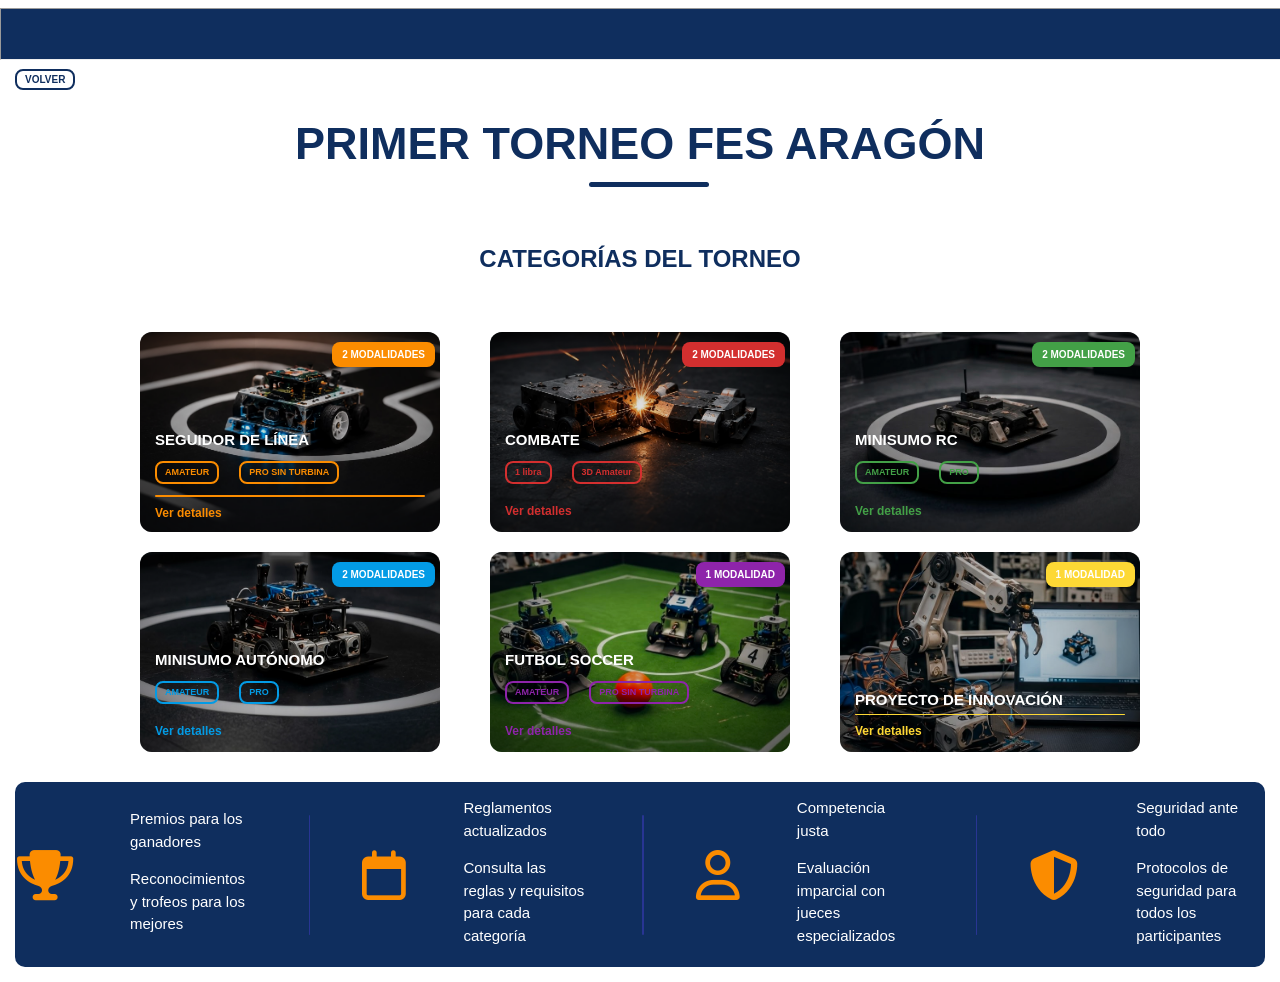
<file: torneo.html>
<!DOCTYPE html>
<html lang="es">
<head>
    <meta charset="UTF-8">
    <meta name="viewport" content="width=device-width, initial-scale=1.0">
    <title>ARX Robotics</title>
    <link rel="stylesheet" href="https://cdnjs.cloudflare.com/ajax/libs/materialize/1.0.0/css/materialize.min.css">
    <link rel="stylesheet" href="https://cdnjs.cloudflare.com/ajax/libs/font-awesome/6.5.1/css/all.min.css">
    <style>
        .logoRobotics img {
            display: block;
            margin: 0 auto;
            max-width: 100%;
            height: auto;
        }
        .volverBoton{
            margin-left: 15px;
            margin-top: 15px;
            color: #0F2E5E;
            border: 2px solid #0F2E5E;
            font-family: Inter, sans-serif;
            padding: 3px 8px;
            border-radius: 8px;
            width: auto;
            text-align: center;
            font-weight: bold;
            font-size: 10px;
        }
        .volverBoton:hover {
            color: white;
            background-color: #fb8c00;
            border-color: #fb8c00;
        }
        .nombre{
            font-weight: bold;
            font-size: 24px;
            color: #0F2E5E;
            margin-bottom: 15px;
        }
        .titulo{
            text-align: center;
            font-size: clamp(1.8rem, 4vw, 3rem);
            color: #0F2E5E;
            font-weight: bold;
            margin: 0 0 25px 0;
            position: relative;
        }
        .titulo::after{
            content: "";

            position: absolute;
            left: 46%;
            bottom: -10px;
            width: 120px;
            height: 5px;
            background-color: #0F2E5E;
            border-radius: 10px;
        }
        .competencias{
            display: flex;
            justify-content: center;
            gap: 40px;
            margin: 40px;
            flex-wrap: wrap;
        }
        .sepLine{
            display: flex;
            flex-wrap: wrap;
            color: #0F2E5E;
            background-color: #0F2E5E;
            height: 50px;
            width: 100%;
        }
        /* Categorias de Torneo */
        .categorias {
            display: flex;
            align-items: center;
            justify-content: center;
            gap: 50px;
        }
        .categorias-fondo {
            position: relative; /* Muy importante: sirve de ancla para la imagen y el texto */
            width: 300px;
            height: 200px;
            border-radius: 12px;
            overflow: hidden; /* Corta la imagen si sobresale de los bordes redondeados */
            box-sizing: border-box;
        }
        /* La imagen cubre todo el fondo */
        .categorias-fondo img {
            position: absolute;
            top: 0;
            left: 0;
            width: 100%;
            height: 100%;
            object-fit: cover; /* Ajusta la imagen sin deformarla */
            z-index: 1; /* Se queda al fondo */
        }
        /* El texto se posiciona sobre la imagen */
        .categorias-fondo .contenido-texto {
            position: relative;
            z-index: 2; /* Se coloca por encima de la imagen */
            width: 100%;
            height: 100%;
    
            /* Alineación del texto con Flexbox */
            display: flex;
            flex-direction: column;

            color: white;
            box-sizing: border-box;
            box-shadow: inset 0 -15px 150px -10px rgba(0, 0, 0, 0.9);
        }

        .modalidadSeguidor {
            align-self: flex-end; /* Lo empuja a la derecha sin usar márgenes fijos */
            background-color: #fb8c00;
            color: white;
            padding: 5px 10px;
            border-radius: 8px;
            font-weight: bold;
            font-size: 10px;
            text-align: center;
            margin-right: 5px;
        }
        .tituloCategorias {
            font-weight: bold;
            margin: 0px;
            margin-top: 52px;
            margin-left: 15px;
        }

        .lineaSeguidor {
            width: 270px;           /* Largo de la línea */
            height: 2px;           /* Grosor de la línea */
            background-color: #fb8c00; /* Color naranja */
            border: none;          /* Quita el estilo por defecto del <hr> */
            margin: 2px 0;        /* Espaciado arriba y abajo */
            border-radius: 2px;    /* Bordes redondeados para la línea */
            margin-left: 15px;
        }
        .subcategorias-Seguidor-Cuadro {
            display: flex !important;
            flex-direction: row !important;
            align-items: center;
            gap: 5px;
        }
        .subcategoriasSeguidor {
            margin-left: 15px;
            color: #fb8c00;
            border: 2px solid #fb8c00;
            padding: 3px 8px;
            border-radius: 8px;
            width: auto;
            text-align: center;
            font-weight: bold;
            font-size: 9px;
            cursor: pointer;
        }
        .subcategoriasSeguidor:hover{background-color: #fb8c00; color: white;}
        .modalidadCombate {
            align-self: flex-end;
            background-color: #d32f2f;
            color: white;
            padding: 5px 10px;
            border-radius: 8px;
            font-weight: bold;
            font-size: 10px;
            text-align: center;
            margin-right: 5px;
        }
        .subcategoriaCombate {
            border-color:#d32f2f; 
            color:#d32f2f;
        }
        .subcategoriaCombate:hover {
            background-color: #d32f2f;
            color: white;
        }
        .subcategoriaMinisumo {
            border-color:#43a047; 
            color: #43a047;
        }
        .subcategoriaMinisumo:hover{
            background-color: #43a047;
            color: white;
        }
        .subcategoriaSumoAuto {
            border-color: #039be5;
            color: #039be5;
        }
        .subcategoriaSumoAuto:hover{
            background-color: #039be5;
            color: white;
        }
        .subcategoriaSoccer {
            border-color: #8e24aa;
            color: #8e24aa;
        }
        .subcategoriaSoccer:hover{
            background-color: #8e24aa;
            color: white;
        }
        .ContenedorPuntos {
            width: auto;           /* Largo de la línea */
            height: 200px;           /* Grosor de la línea */
            background-color: #0F2E5E; /* Color naranja */
            border: none;          /* Quita el estilo por defecto del <hr> */
            margin: 2px 0;        /* Espaciado arriba y abajo */
            border-radius: 10px;    /* Bordes redondeados para la línea */
            margin: 15px;
            margin-top: 30px;
        }
        .icono-trofeo {
            color: #fb8c00;     /* Tu color naranja o amarillo dorado (#ffc107) */
            font-size: 50px;    /* Ajusta el tamaño fácilmente */
            transition: all 0.3s ease;
            margin: 2px;
        }
        .contenido-logos {
            width: 150px;
            margin: 5px;
            margin-top: 15px;
        }
        .barra-categorias {
            background-color: #0F2E5E;
            margin: 15px;
            margin-top: 30px;
            border-radius: 10px;
            color: white;
        }
        .separador-categorias{
            width: 2px;           /* Largo de la línea */
            height: 120px;           /* Grosor de la línea */
            background-color: #283593;
            border: none;          /* Quita el estilo por defecto del <hr> */
            margin: 2px 0;        /* Espaciado arriba y abajo */
            border-radius: 2px;
        }
    </style>
</head>
<body>
    <hr class="sepLine">
    <a href="index.html" class="volverBoton">VOLVER</a>
    <!-- Troneo ARX -->
    <div class = "oculto" id= "TorneoRobotix">
        <p class="titulo" style="margin-top: 20px;">PRIMER TORNEO FES ARAGÓN</p>
        <div class="competencias">
            <p class="nombre">CATEGORÍAS DEL TORNEO</p>
        </div>
        <div class="categorias">
            <div class="categorias-fondo">
                <img src="Recursos/SeguidorLinea.jpeg">
                <div class="contenido-texto">
                    <p class="modalidadSeguidor">2 MODALIDADES</p>
                    <p class="tituloCategorias">SEGUIDOR DE LÍNEA</p>
                    <div class="subcategorias-Seguidor-Cuadro">
                        <p class="subcategoriasSeguidor" onclick="window.open('Recursos/SeguidorAmateur.pdf','_blank')">AMATEUR</p>
                        <p class="subcategoriasSeguidor" onclick="window.open('Recursos/SeguidorSinTurbina.pdf','_blank')">PRO SIN TURBINA</p>
                    </div>
                    <hr class="lineaSeguidor">
                    <a href="infoSeguidor.html" target="_top" style="color: #fb8c00; margin-top: 5px; margin-left: 15px; font-weight: bold; font-size: 12px;">Ver detalles</a>
                </div>
            </div>

            <div class="categorias-fondo">
                <img src="Recursos/Combate.jpeg">
                <div class="contenido-texto">
                    <p class="modalidadCombate">2 MODALIDADES</p>
                    <p class="tituloCategorias">COMBATE</p>
                    <div class="subcategorias-Seguidor-Cuadro">
                        <p class="subcategoriasSeguidor subcategoriaCombate" onclick="window.open('Recursos/Combate1lb.pdf','_blank')">1 libra</p>
                        <p class="subcategoriasSeguidor subcategoriaCombate" onclick="window.open('Recursos/Combate 3D.pdf','_blank')">3D Amateur</p>
                    </div>
                    <hr class="lineaSeguidor" style="background-color: #d32f2f;">
                    <p style="color: #d32f2f; margin-top: 5px; margin-left: 15px; font-weight: bold; font-size: 12px; cursor: pointer;" onclick="window.location.href='infoCombate.html'">Ver detalles</p>
                </div>
            </div>
            <div class="categorias-fondo">
                <img src="Recursos/SumoRC.jpeg">
                <div class="contenido-texto">
                    <p class="modalidadCombate" style= "background-color: #43a047;">2 MODALIDADES</p>
                    <p class="tituloCategorias">MINISUMO RC</p>
                    <div class="subcategorias-Seguidor-Cuadro">
                        <p class="subcategoriasSeguidor subcategoriaMinisumo" onclick="window.open('Recursos/MiniRcAmateur.pdf','_blank')">AMATEUR</p>
                        <p class="subcategoriasSeguidor subcategoriaMinisumo" onclick="window.open('Recursos/MiniRcPro.pdf','_blank')">PRO</p>
                    </div>
                    <hr class="lineaSeguidor" style="background-color: #43a047;">
                    <p style="color: #43a047; margin-top: 5px; margin-left: 15px; font-weight: bold; font-size: 12px; cursor: pointer;" onclick="window.location.href='miniRC.html'">Ver detalles</p>
                </div>
            </div>
        </div>
        <div class="categorias" style="margin-top: 20px">
            <div class="categorias-fondo">
                <img src="Recursos/SumoAutonomo.jpeg">
                <div class="contenido-texto">
                    <p class="modalidadSeguidor" style="background-color: #039be5;">2 MODALIDADES</p>
                    <p class="tituloCategorias">MINISUMO AUTÓNOMO</p>
                    <div class="subcategorias-Seguidor-Cuadro">
                        <p class="subcategoriasSeguidor subcategoriaSumoAuto">AMATEUR</p>
                        <p class="subcategoriasSeguidor subcategoriaSumoAuto"> PRO</p>
                    </div>
                    <hr class="lineaSeguidor" style="background-color: #039be5;">
                    <p style="color: #039be5; margin-top: 5px; margin-left: 15px; font-weight: bold; font-size: 12px; cursor: pointer;" onclick="window.location.href='miniAuto.html'">Ver detalles</p>
                </div>
            </div>

            <div class="categorias-fondo">
                <img src="Recursos/FutbolSoccer.jpeg">
                <div class="contenido-texto">
                    <p class="modalidadCombate" style="background-color: #8e24aa;">1 MODALIDAD</p>
                    <p class="tituloCategorias">FUTBOL SOCCER</p>
                    <div class="subcategorias-Seguidor-Cuadro">
                        <p class="subcategoriasSeguidor subcategoriaSoccer">AMATEUR</p>
                        <p class="subcategoriasSeguidor subcategoriaSoccer"> PRO SIN TURBINA</p>
                    </div>
                    <hr class="lineaSeguidor" style="background-color: #8e24aa;">
                    <p style="color: #8e24aa; margin-top: 5px; margin-left: 15px; font-weight: bold; font-size: 12px; cursor: pointer;" onclick="window.location.href='soccer.html'">Ver detalles</p>
                </div>
            </div>
            <div class="categorias-fondo">
                <img src="Recursos/ProyectoInovacion.jpeg">
                <div class="contenido-texto">
                    <p class="modalidadCombate" style="background-color: #fdd835;">1 MODALIDAD</p>
                    <p class="tituloCategorias" style="margin-top: 92px;">PROYECTO DE INNOVACIÓN</p>
                    <hr class="lineaSeguidor" style="background-color: #fdd835;">
                    <p style="color: #fdd835; margin-top: 5px; margin-left: 15px; font-weight: bold; font-size: 12px; cursor: pointer;" onclick="window.open('Recursos/Reglamento Innovacion.pdf','_blank')">Ver detalles</p>
                </div>
            </div>
        </div>
        <div class="categorias barra-categorias">
            <i class="fa-solid fa-trophy icono-trofeo"></i>
            <div class="contenido-logos">
                <strong>Premios para los ganadores</strong>
                <p>Reconocimientos y trofeos para los mejores</p>
            </div>
            <hr class="separador-categorias">
            <i class="fa-regular fa-calendar icono-trofeo"></i>
            <div class="contenido-logos">
                <strong>Reglamentos actualizados</strong>
                <p>Consulta las reglas y requisitos para cada categoría</p>
            </div>
            <hr class="separador-categorias">
            <i class="fa-regular fa-user icono-trofeo"></i>
            <div class="contenido-logos">
                <strong>Competencia justa</strong>
                <p>Evaluación imparcial con jueces especializados</p>
            </div>
            <hr class="separador-categorias">
            <i class="fa-solid fa-shield-halved icono-trofeo"></i>
            <div class="contenido-logos">
                <strong>Seguridad ante todo</strong>
                <p>Protocolos de seguridad para todos los participantes</p>
            </div>
        </div>
    </div>
</body>
</html>
</file>
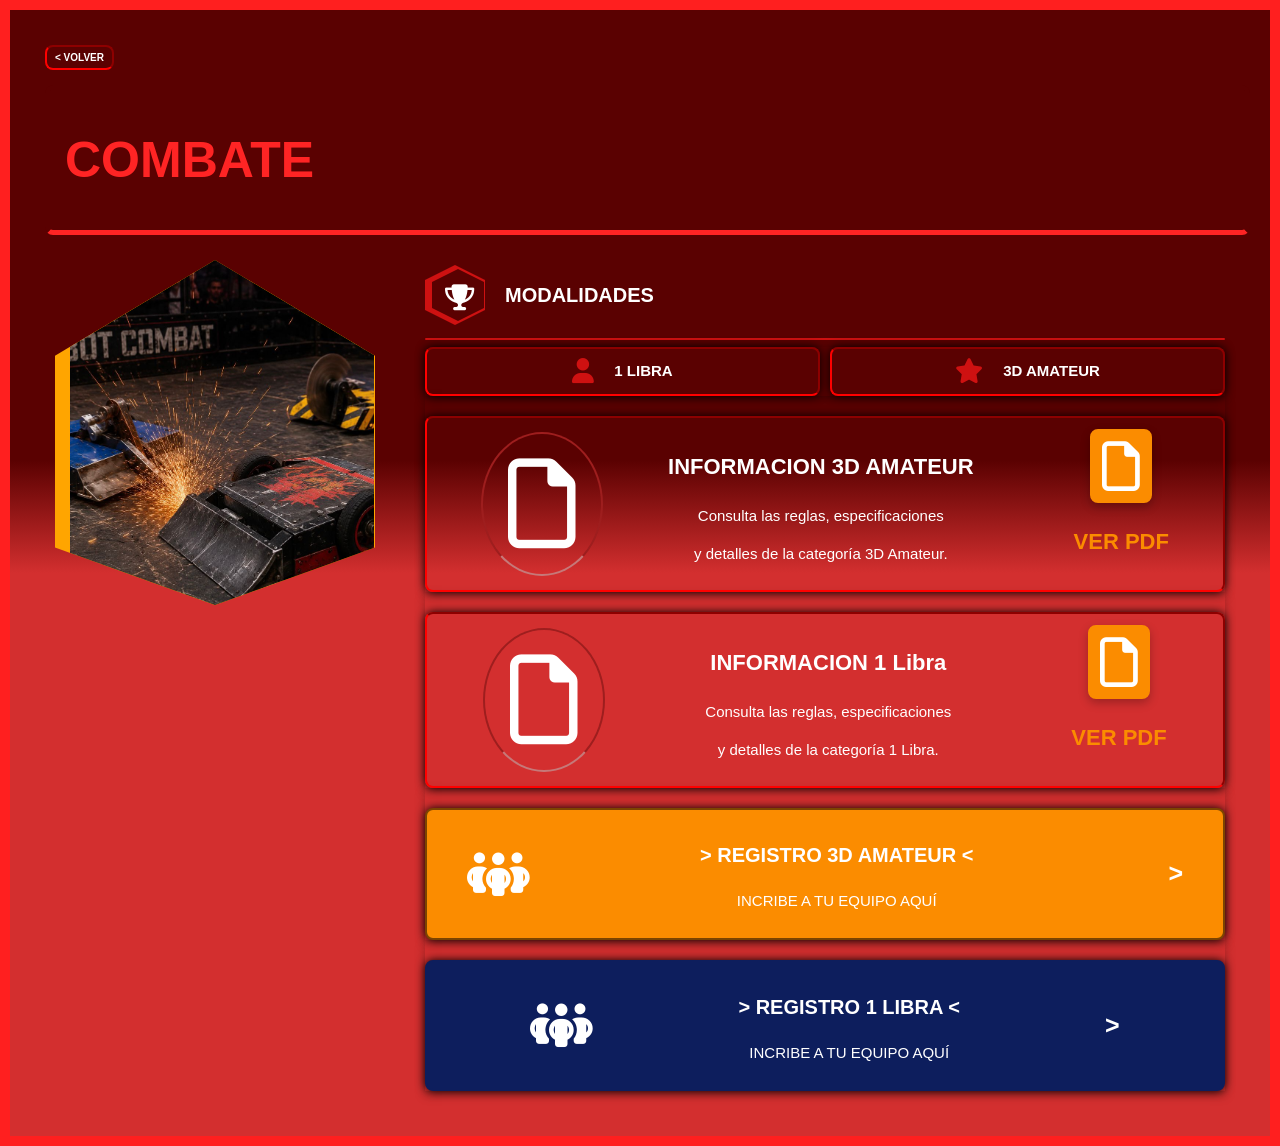
<file: torneo/infoCombate.html>
<!DOCTYPE html>
<html lang="es">
<head>
    <meta charset="UTF-8">
    <meta name="viewport" content="width=device-width, initial-scale=1.0">
    <title>ARX Robotics</title>
    <link rel="stylesheet" href="https://cdnjs.cloudflare.com/ajax/libs/materialize/1.0.0/css/materialize.min.css">
    <link rel="stylesheet" href="https://cdnjs.cloudflare.com/ajax/libs/font-awesome/6.5.1/css/all.min.css">
    <style>
        * {
            box-sizing: border-box;
        }
        body {
            overflow-x: hidden;
            margin: 0;
        }
        .logoRobotics img {
            display: block;
            margin: 0 auto;
            max-width: 100%;
            height: auto;
        }
        .volverBoton{
            margin-left: 15px;
            margin-top: 15px;
            color: white;
            border: 2px solid;
            border-left-color: #ff0000;
            border-bottom-color: #ff0000;
            border-right-color: #8d0000;
            border-top-color: #8d0000;
            font-family: Inter, sans-serif;
            padding: 3px 8px;
            border-radius: 8px;
            width: auto;
            text-align: center;
            font-weight: bold;
            font-size: 10px;
            display: inline-block;
            text-decoration: none;
            transition: border-color 1s ease;
        }
        .volverBoton:hover {
            color: white;
            background-color: #ff2424;
            border-color: #ff2424;
        }
        .nombre{
            font-weight: bold;
            font-size: 24px;
            color: #0F2E5E;
            margin-bottom: 15px;
        }
        .competencias{
            display: flex;
            justify-content: center;
            gap: 40px;
            margin: 40px;
            flex-wrap: wrap;
        }
        .sepLine{
            display: flex;
            flex-wrap: wrap;
            color: #5a0101;
            background-color: #5a0101;
            height: 50px;
            width: 100%;
        }
        .informacion{
            margin: 25px;
            display: flex;
            align-items: flex-start;
            justify-content: left;
            gap: 50px;
            max-width: 100%;
            flex-wrap: wrap;
        }
        .informacion img{
            height: auto;
        }
        .texto {
            color: #5a0101;
            font-family: Inter, sans-serif;
            font-size: 30px;
            font-weight: bold;
        }
        .separacion {
            background-color: #ce1111;
            width: auto;
            height: 2px;
            border-radius: 2px;
            border: none;
        }
        .lista {
            margin-left: 50px;
        }
        .estiloLogo {
            color:#ff0000;
            text-align: center;
            display: block;
            font-size: 50px;
            cursor: pointer;
        }
        .registro {
            text-align: center;
            cursor: pointer;
        }
        .fondo {
            background-color: #d32f2f;
            background: linear-gradient(
                to bottom,
                #5a0101 0%,
                #5a0101 40%,
                #d32f2f 50%,
                #d32f2f 100%
            );
            padding: 20px;
            border: 10px solid rgb(255, 31, 31);
        }
        .contenido {
            color: white;
            font-weight: bold;
            display: flex;
            align-items: center;
            justify-content: left;
            text-align: center;
            gap: 20px;
            flex-wrap: wrap;
        }
        .logotipo {
            font-size: 26px;
            padding: 20px;
        }
        .hexagon {
            position: relative;
            width: 60px;
            height: 60px;
            min-width: 60px;
            background: #ce1111;
            clip-path: polygon(50% 0%, 100% 25%, 100% 75%, 50% 100%, 0% 75%, 0% 25%);
            align-items: center;
            justify-content: center;
        }

        .hexagon::before {
            content: "";
            position: absolute;
            top: 4px;
            left: 7px;
            width: calc(100% - 8px);
            height: calc(100% - 8px);
            background: #5a0101;
            clip-path: polygon(50% 0%, 100% 25%, 100% 75%, 50% 100%, 0% 75%, 0% 25%);
        }   
        .hexagon-logo {
            position: relative;
            z-index: 1;
            width: 60%;
            height: auto;
            margin-right: 100%;
        }
        .titulos {
            font-size: 20px;
            font-weight: bold;
        }
        .botones {
            display: flex;
            width: 395px;
            max-width: 100%;
            height: auto;
            color: white;
            font-weight: bold;
            justify-content: center;
            align-items: center;
            padding: 10px;
            gap: 20px;
            border: 2px solid;
            border-left-color: #ff0000;
            border-bottom-color: #ff0000;
            border-right-color: #8d0000;
            border-top-color: #8d0000;
            border-radius: 8px;
            transition: background-color 0.5s ease, border-color 0.5s ease;
            box-shadow: 0px 0px 10px rgb(0, 0, 0);
            text-decoration: none;
        }
        .botones:hover {
            background-color: #ff3d3d;
            border-color: #8d0000;
        }
        .botones-logo {
            color: #ce1111;
            font-size: 25px;
        }
        .contenidoBotones {
            color: white;
            font-weight: bold;
            display: flex;
            align-items: center;
            justify-content: center;
            text-align: center;
            gap: 10px;
            box-shadow: 0px 4px 10px rgba(0, 0, 0, 0.25);
            flex-wrap: wrap;
        }
        .botonesInformacion{
            width: 800px;
            max-width: 100%;
            margin-top: 20px;
            font-size: 22px;
        }
        .botonesInformacion-logo{
            border: 2px solid #9e1e1e;
            border-bottom-color: #c67979;
            padding: 25px;
            font-size: 90px;
            border-radius: 100%;
            margin-right: 50px;
        }
        .botonesInformacion-texto{
            font-weight: 100;
            font-size: 15px;
        }
        .verPDF{
            color: white;
            border: 2px solid #fb8c00;
            background-color: #fb8c00;
            border-radius: 8px;
            padding: 10px;
            font-size: 50px;
            margin-left: 40px;
            transition: background-color 0.5s ease, border-color 0.5s ease;
            box-shadow: 0px 4px 10px rgba(0, 0, 0, 0.25);
        }
        .verPDF:hover{
            background-color: #c86e00;
            border-color: #ffae4c;
        }
        .registroAmateur{
            width:800px;
            max-width: 100%;
            margin-top:20px;
            border-color:#7c4400; 
            background-color:#fb8c00;
            transition: background-color 0.5s ease, border-color 0.5s ease;
        }
        .registroPro {
            width:800px;
            max-width: 100%;
            margin-top:20px;
            border-color:#0d1e5d; 
            background-color:#0d1e5d;
            transition: background-color 0.5s ease, border-color 0.5s ease;
        }
        .registroPro:hover{
            border-color:#3c61e4; 
            background-color:#3c61e4;
        }
        .registroAmateur:hover{
            background-color: #c86e00;
            border-color: #ffae4c;
        }

        .inscripciones-logo{
            font-size: 50px;
            margin-right: 125px;
        }
        .contenedorImagen {
            position: relative;
            width: auto;
            height: auto;
            background: orange;
            clip-path: polygon(50% 0%, 100% 25%, 100% 75%, 50% 90%, 0% 75%, 0% 25%);
            align-items: center;
            justify-content: center;
            max-width: 100%;
            flex: 1 1 320px;
        }

        .contenedorImagen::before {
            content: "";
            position: absolute;
            top: 20px;
            left: 20px;
            width: calc(100% - 10px);
            height: calc(100% - 10px);
            background: rgb(207, 134, 0);
            clip-path: polygon(0% 0%, 100% 0%, 80% 50%, 100% 100%, 0% 100%, 20% 50%);
        }
        .imagen-hexagon {
            position: relative;
            z-index: 1;
            width: 95%;
            height: auto;
            margin-left: 15px;
        }
        .titulo{
            margin-left: 15px;
            margin-top: 15px;
            color: #ff2424;
            border: 5px solid;
            border-left-color: #5a0101;
            border-bottom-color: #ff2424;
            border-right-color: #5a0101;
            border-top-color: #5a0101;
            font-family: Inter, sans-serif;
            padding: 15px;
            border-radius: 8px;
            width: auto;
            height:150px;
            text-align: left;
            font-weight: bold;
            font-size: 50px;
            display: flex;
            align-items: center;
        }
        .titulo p {
            margin: 0;
        }
        .verPDF-texto{
            margin-left: 80px;
        }
        .verPDF-texto2{
            margin-left: 100px;
        }
        /* ===== RESPONSIVE: Tablets ===== */
        @media (max-width: 992px) {
            .informacion {
                margin: 15px;
                gap: 30px;
            }
            .titulo {
                font-size: clamp(1.8rem, 5vw, 2.8rem);
                height: auto;
            }
            .botonesInformacion-logo {
                font-size: 60px;
                padding: 18px;
                margin-right: 25px !important;
            }
            .inscripciones-logo {
                font-size: 40px;
                margin-right: 60px !important;
            }
        }

        /* ===== RESPONSIVE: Móviles ===== */
        @media (max-width: 600px) {
            .fondo {
                padding: 10px;
                border-width: 5px;
            }
            .titulo {
                font-size: clamp(1.4rem, 7vw, 2rem);
                padding: 10px;
                margin-left: 0;
                text-align: center;
                justify-content: center;
            }
            .informacion {
                flex-direction: column;
                margin: 10px 0;
                gap: 20px;
                align-items: center;
            }
            .contenedorImagen {
                width: 100%;
            }
            .contenido {
                justify-content: center;
                text-align: center;
            }
            .contenidoBotones {
                flex-direction: column;
            }
            .botones {
                width: 100%;
                font-size: 14px;
            }
            .botonesInformacion {
                flex-direction: column;
                text-align: center;
                padding: 15px !important;
                gap: 15px;
            }
            .botonesInformacion-logo {
                margin-right: 0 !important;
                font-size: 50px;
                padding: 15px;
            }
            .botonesInformacion p {
                margin: 4px 0;
            }
            .verPDF {
                margin-left: 0 !important;
                font-size: 30px;
                padding: 8px;
            }
            .registroAmateur,
            .registroPro {
                flex-direction: column;
                padding: 15px;
                gap: 10px;
            }
            .inscripciones-logo {
                margin-right: 0 !important;
                font-size: 36px;
            }
            .registroAmateur p[style*="margin-left"],
            .registroPro p[style*="margin-left"] {
                margin-left: 0 !important;
                display: none;
            }
            .hexagon {
                width: 60px;
                height: 60px;
                min-width: 60px;
            }
            .titulos {
                font-size: 16px;
            }
        }
    </style>
</head>
<body>
    <div class="fondo">
        <a href="torneo.html" class="volverBoton">&lt;  VOLVER</a>
        <div class="titulo">
            <p>COMBATE</p>
        </div>
        <div class="informacion">
            <div class="contenedorImagen">
                <img class="imagen-hexagon" src="../Recursos/combateCategoria.jpeg">
            </div>
            <div>
                <div class="contenido">
                    <div class="hexagon">
                        <i class="fa-solid fa-trophy logotipo hexagon-logo"></i>
                    </div>
                    <p class="titulos">MODALIDADES</p>
                </div>
                <hr class="separacion">
                <div class="contenidoBotones">
                    <a href="" class="botones">
                        <i class="fa-solid fa-user botones-logo"></i>
                        1 LIBRA
                    </a>
                    <a href="" class="botones">
                        <i class="fa-solid fa-star botones-logo"></i>
                        3D AMATEUR
                    </a>
                </div>
                <div class="contenidoBotones">
                    <a href="../Recursos/Combate 3D.pdf" class="botones botonesInformacion">
                        <i class="fa-regular fa-file botonesInformacion-logo" style="margin-right:45px;"></i>
                        <div>
                            <p>INFORMACION 3D AMATEUR</p>
                            <p class="botonesInformacion-texto">Consulta las reglas, especificaciones</p>
                            <p class="botonesInformacion-texto">y detalles de la categoría 3D Amateur.</p>
                        </div>
                        <div>
                            <i class="fa-regular fa-file verPDF" style="margin-left:80px;"></i>
                            <p class="verPDF-texto" style="text-align: center; color: #fb8c00;">VER PDF</p>
                        </div>
                    </a>
                </div>
                <div class="contenidoBotones">
                    <a href="../Recursos/Combate1lb.pdf" class="botones botonesInformacion">
                        <i class="fa-regular fa-file botonesInformacion-logo" style="margin-right: 80px; justify-content: left;"></i>
                        <div>
                            <p>INFORMACION 1 Libra</p>
                            <p class="botonesInformacion-texto">Consulta las reglas, especificaciones</p>
                            <p class="botonesInformacion-texto">y detalles de la categoría 1 Libra.</p>
                        </div>
                        <div>
                            <i class="fa-regular fa-file verPDF" style="margin-left:100px;"></i>
                            <p class="verPDF-texto2" style="text-align: center; color: #fb8c00;">VER PDF</p>
                        </div>
                    </a>
                </div>
                <div class="contenidoBotones">
                    <a href="https://forms.gle/6mrxzPLvYyXR4Y6o8" class="botones registroAmateur">
                        <i class="fa-solid fa-people-group inscripciones-logo" style="margin-right:150px;"></i>
                        <div>
                            <p style="font-size:20px;">> REGISTRO 3D AMATEUR <</p>
                            <p style="font-weight: 100; font-size:15px;">INCRIBE A TU EQUIPO AQUÍ</p>
                        </div>
                        <p style="margin-left:175px; font-size:25px;">></p>
                    </a>
                </div>
                <div class="contenidoBotones">
                    <a href="https://forms.gle/6mrxzPLvYyXR4Y6o8" class="botones registroPro">
                        <i class="fa-solid fa-people-group inscripciones-logo"></i>
                        <div>
                            <p style="font-size:20px;">> REGISTRO 1 LIBRA <</p>
                            <p style="font-weight: 100; font-size:15px;">INCRIBE A TU EQUIPO AQUÍ</p>
                        </div>
                        <p style="margin-left:125px; font-size:25px;">></p>
                    </a>
                </div>
            </div>
        </div>
    </div>
</body>
</html>
</file>
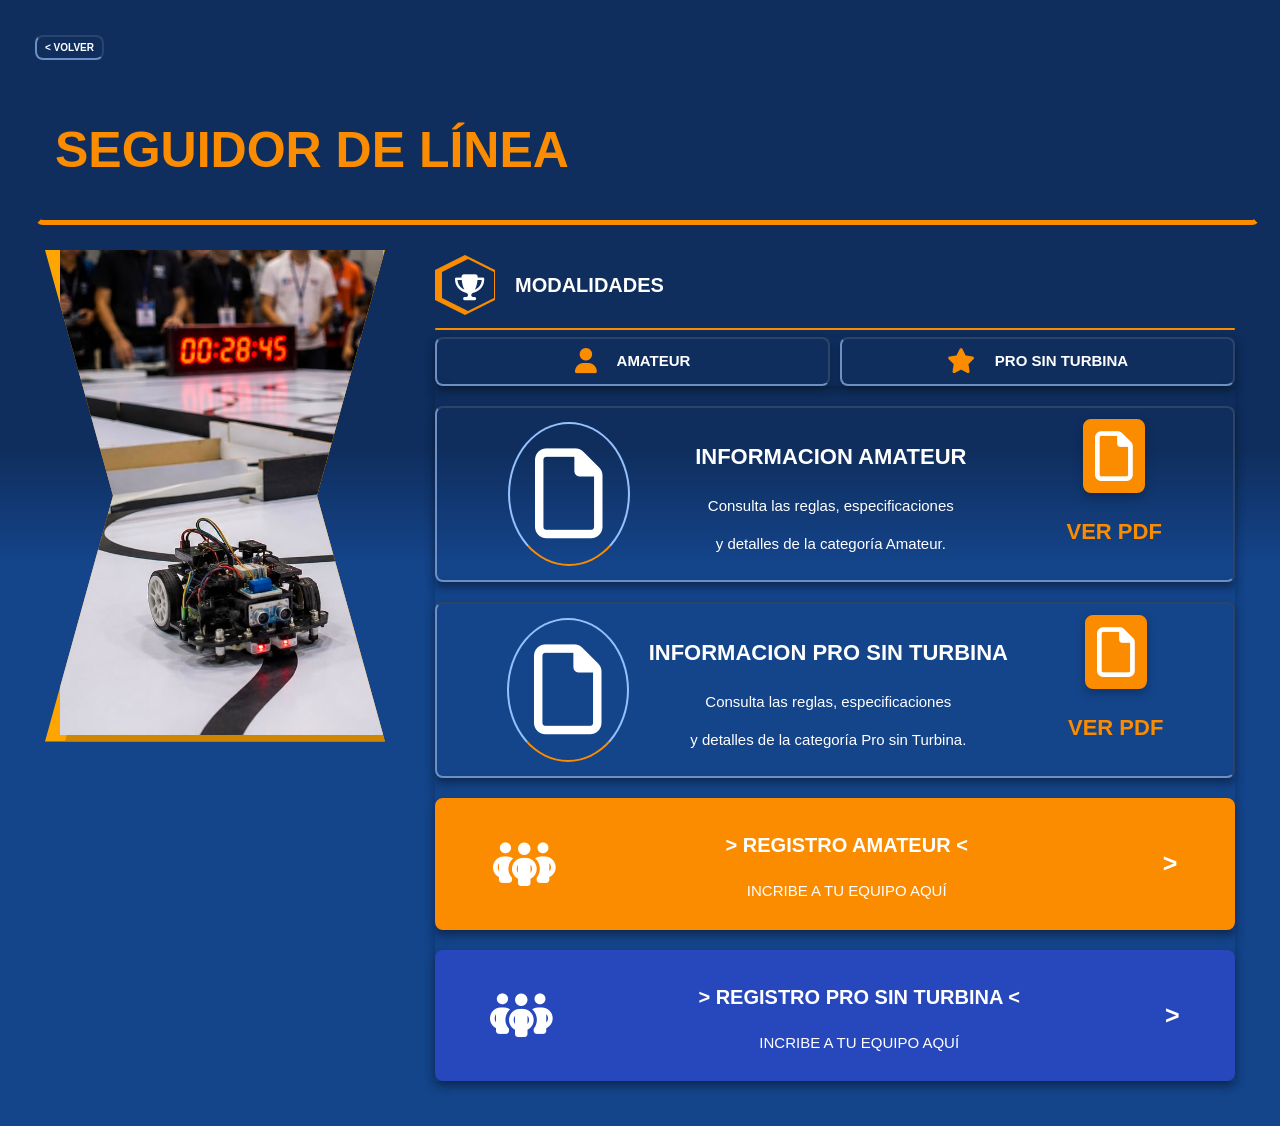
<file: torneo/infoSeguidor.html>
<!DOCTYPE html>
<html lang="es">
<head>
    <meta charset="UTF-8">
    <meta name="viewport" content="width=device-width, initial-scale=1.0">
    <title>ARX Robotics</title>
    <link rel="stylesheet" href="https://cdnjs.cloudflare.com/ajax/libs/materialize/1.0.0/css/materialize.min.css">
    <link rel="stylesheet" href="https://cdnjs.cloudflare.com/ajax/libs/font-awesome/6.5.1/css/all.min.css">
    <style>
        * {
            box-sizing: border-box;
        }
        body {
            overflow-x: hidden;
            margin: 0;
        }
        .logoRobotics img {
            display: block;
            margin: 0 auto;
            max-width: 100%;
            height: auto;
        }
        .volverBoton{
            margin-left: 15px;
            margin-top: 15px;
            color: white;
            border: 2px solid;
            border-left-color: #6d8fc3;
            border-bottom-color: #6d8fc3;
            border-right-color: #2b446a;
            border-top-color: #2b446a;
            font-family: Inter, sans-serif;
            padding: 3px 8px;
            border-radius: 8px;
            width: auto;
            text-align: center;
            font-weight: bold;
            font-size: 10px;
            display: inline-block;
            text-decoration: none;
            transition: border-color 1s ease;
        }
        .volverBoton:hover {
            color: white;
            background-color: #fb8c00;
            border-color: #fb8c00;
        }
        .nombre{
            font-weight: bold;
            font-size: 24px;
            color: #0F2E5E;
            margin-bottom: 15px;
        }
        .competencias{
            display: flex;
            justify-content: center;
            gap: 40px;
            margin: 40px;
            flex-wrap: wrap;
        }
        .sepLine{
            display: flex;
            flex-wrap: wrap;
            color: #0F2E5E;
            background-color: #0F2E5E;
            height: 50px;
            width: 100%;
        }
        .informacion{
            margin: 25px;
            display: flex;
            align-items: flex-start;
            justify-content: left;
            gap: 50px;
            max-width: 100%;
            flex-wrap: wrap;
        }
        .informacion img{
            height: auto;
        }
        .texto {
            color: #0F2E5E;
            font-family: Inter, sans-serif;
            font-size: 30px;
            font-weight: bold;
        }
        .separacion {
            background-color: #fb8c00;
            width: auto;
            height: 2px;
            border-radius: 2px;
            border: none;
        }
        .lista {
            margin-left: 50px;
        }
        .estiloLogo {
            color:#eaac2f;
            text-align: center;
            display: block;
            font-size: 50px;
            cursor: pointer;
        }
        .registro {
            text-align: center;
            cursor: pointer;
        }
        .fondo {
            background-color: #0F2E5E;
            background: linear-gradient(
                to bottom,
                #0F2E5E 0%,
                #0F2E5E 40%,
                #14448a 50%,
                #14448a 100%
            );
            padding: 20px;
        }
        .contenido {
            color: white;
            font-weight: bold;
            display: flex;
            align-items: center;
            justify-content: left;
            text-align: center;
            gap: 20px;
            flex-wrap: wrap;
        }
        .logotipo {
            font-size: 26px;
            padding: 20px;
        }
        .hexagon {
            position: relative;
            width: 60px;
            height: 60px;
            min-width: 60px;
            background: #fb8c00;
            clip-path: polygon(50% 0%, 100% 25%, 100% 75%, 50% 100%, 0% 75%, 0% 25%);
            align-items: center;
            justify-content: center;
        }

        .hexagon::before {
            content: "";
            position: absolute;
            top: 4px;
            left: 7px;
            width: calc(100% - 8px);
            height: calc(100% - 8px);
            background: #0F2E5E;
            clip-path: polygon(50% 0%, 100% 25%, 100% 75%, 50% 100%, 0% 75%, 0% 25%);
        }   
        .hexagon-logo {
            position: relative;
            z-index: 1;
            width: 60%;
            height: auto;
            margin-right: 100%;
        }
        .titulos {
            font-size: 20px;
            font-weight: bold;
        }
        .botones {
            display: flex;
            width: 395px;
            max-width: 100%;
            height: auto;
            color: white;
            font-weight: bold;
            justify-content: center;
            align-items: center;
            padding: 10px;
            gap: 20px;
            border: 2px solid;
            border-left-color: #6d8fc3;
            border-bottom-color: #6d8fc3;
            border-right-color: #2b446a;
            border-top-color: #2b446a;
            border-radius: 8px;
            transition: background-color 0.5s ease, border-color 0.5s ease;
            box-shadow: 0px 4px 10px rgba(0, 0, 0, 0.25);
            text-decoration: none;
        }
        .botones:hover {
            background-color: #6d8fc3;
            border-color: #2b446a;
        }
        .botones-logo {
            color: #fb8c00;
            font-size: 25px;
        }
        .contenidoBotones {
            color: white;
            font-weight: bold;
            display: flex;
            align-items: center;
            justify-content: center;
            text-align: center;
            gap: 10px;
            box-shadow: 0px 4px 10px rgba(0, 0, 0, 0.25);
            flex-wrap: wrap;
        }
        .botonesInformacion{
            width: 800px;
            max-width: 100%;
            margin-top: 20px;
            font-size: 22px;
        }
        .botonesInformacion-logo{
            border: 2px solid #97c0ff;
            border-bottom-color: #fb8c00;
            padding: 25px;
            font-size: 90px;
            border-radius: 100%;
            margin-right: 50px;
        }
        .botonesInformacion-texto{
            font-weight: 100;
            font-size: 15px;
        }
        .verPDF{
            color: white;
            border: 2px solid #fb8c00;
            background-color: #fb8c00;
            border-radius: 8px;
            padding: 10px;
            font-size: 50px;
            margin-left: 40px;
            transition: background-color 0.5s ease, border-color 0.5s ease;
            box-shadow: 0px 4px 10px rgba(0, 0, 0, 0.25);
        }
        .verPDF:hover{
            background-color: #c86e00;
            border-color: #ffae4c;
        }
        .registroAmateur{
            width:800px;
            max-width: 100%;
            margin-top:20px;
            border-color:#fb8c00; 
            background-color:#fb8c00;
            transition: background-color 0.5s ease, border-color 0.5s ease;
        }
        .registroPro {
            width:800px;
            max-width: 100%;
            margin-top:20px;
            border-color:#2747bd; 
            background-color:#2747bd;
            transition: background-color 0.5s ease, border-color 0.5s ease;
        }
        .registroPro:hover{
            border-color:#3c61e4; 
            background-color:#3c61e4;
        }
        .registroAmateur:hover{
            background-color: #c86e00;
            border-color: #ffae4c;
        }

        .inscripciones-logo{
            font-size: 50px;
            margin-right: 125px;
        }
        .contenedorImagen {
            position: relative;
            width: auto;
            height: auto;
            background: orange;
            clip-path: polygon(0% 0%, 100% 0%, 80% 50%, 100% 100%, 0% 100%, 20% 50%);
            align-items: center;
            justify-content: center;
            max-width: 100%;
            flex: 1 1 320px;
        }

        .contenedorImagen::before {
            content: "";
            position: absolute;
            top: 20px;
            left: 20px;
            width: calc(100% - 20px);
            height: calc(100% - 20px);
            background: rgb(207, 134, 0);
            clip-path: polygon(0% 0%, 100% 0%, 80% 50%, 100% 100%, 0% 100%, 20% 50%);
        }
        .imagen-hexagon {
            position: relative;
            z-index: 1;
            width: 95%;
            height: auto;
            margin-left: 15px;
        }
        .titulo{
            margin-left: 15px;
            margin-top: 15px;
            color: #fb8c00;
            border: 5px solid;
            border-left-color: #0F2E5E;
            border-bottom-color: #fb8c00;
            border-right-color: #0F2E5E;
            border-top-color: #0F2E5E;
            font-family: Inter, sans-serif;
            padding: 15px;
            border-radius: 8px;
            width: auto;
            height:150px;
            text-align: left;
            font-weight: bold;
            font-size: 50px;
            display: flex;
            align-items: center;
        }
        .titulo p {
            margin: 0;
        }
        .verPDF-texto{
            margin-left:80px;
        }
        .verPDF-texto2{
            margin-left:40px;
        }

        /* ===== RESPONSIVE: Tablets ===== */
        @media (max-width: 992px) {
            .informacion {
                margin: 15px;
                gap: 30px;
            }
            .titulo {
                font-size: clamp(1.8rem, 5vw, 2.8rem);
                height: auto;
            }
            .botonesInformacion-logo {
                font-size: 60px;
                padding: 18px;
                margin-right: 25px !important;
            }
            .inscripciones-logo {
                font-size: 40px;
                margin-right: 60px !important;
            }
        }

        /* ===== RESPONSIVE: Móviles ===== */
        @media (max-width: 600px) {
            .fondo {
                padding: 10px;
            }
            .titulo {
                font-size: clamp(1.4rem, 7vw, 2rem);
                padding: 10px;
                margin-left: 0;
                text-align: center;
                justify-content: center;
            }
            .informacion {
                flex-direction: column;
                margin: 10px 0;
                gap: 20px;
                align-items: center;
            }
            .contenedorImagen {
                width: 100%;
            }
            .contenido {
                justify-content: center;
                text-align: center;
            }
            .contenidoBotones {
                flex-direction: column;
            }
            .botones {
                width: 100%;
                font-size: 14px;
            }
            .botonesInformacion {
                flex-direction: column;
                text-align: center;
                padding: 15px !important;
                gap: 15px;
            }
            .botonesInformacion-logo {
                margin-right: 0 !important;
                font-size: 50px;
                padding: 15px;
            }
            .botonesInformacion p {
                margin: 4px 0;
            }
            .verPDF {
                margin-left: 0 !important;
                font-size: 30px;
                padding: 8px;
            }
            .registroAmateur,
            .registroPro {
                flex-direction: column;
                padding: 15px;
                gap: 10px;
            }
            .inscripciones-logo {
                margin-right: 0 !important;
                font-size: 36px;
            }
            .registroAmateur p[style*="margin-left"],
            .registroPro p[style*="margin-left"] {
                margin-left: 0 !important;
                display: none; /* la flecha decorativa sobra en móvil */
            }
            .hexagon {
                width: 60px;
                height: 60px;
                min-width: 60px;
            }
            .titulos {
                font-size: 16px;
            }
            .hexagon-logo {
                position: relative;
                z-index: 1;
                width: 60%;
                height: auto;
                margin-right: 100%;
            }
        }
    </style>
</head>
<body>
    <div class="fondo">
        <a href="torneo.html" class="volverBoton">&lt;  VOLVER</a>
        <div class="titulo">
            <p>SEGUIDOR DE LÍNEA</p>
        </div>
        <div class="informacion">
            <div class="contenedorImagen">
                <img class="imagen-hexagon" src="../Recursos/SeguidorTorneo.jpeg">
            </div>
            <div>
                <div class="contenido">
                    <div class="hexagon">
                        <i class="fa-solid fa-trophy logotipo hexagon-logo"></i>
                    </div>
                    <p class="titulos">MODALIDADES</p>
                </div>
                <hr class="separacion">
                <div class="contenidoBotones">
                    <a href="" class="botones">
                        <i class="fa-solid fa-user botones-logo"></i>
                        AMATEUR
                    </a>
                    <a href="" class="botones">
                        <i class="fa-solid fa-star botones-logo"></i>
                        PRO SIN TURBINA
                    </a>
                </div>
                <div class="contenidoBotones">
                    <a href="../Recursos/SeguidorAmateur.pdf" class="botones botonesInformacion">
                        <i class="fa-regular fa-file botonesInformacion-logo" style="margin-right:45px;"></i>
                        <div>
                            <p>INFORMACION AMATEUR</p>
                            <p class="botonesInformacion-texto">Consulta las reglas, especificaciones</p>
                            <p class="botonesInformacion-texto">y detalles de la categoría Amateur.</p>
                        </div>
                        <div>
                            <i class="fa-regular fa-file verPDF" style="margin-left:80px;"></i>
                            <p class="verPDF-texto" style="text-align: center; color: #fb8c00;">VER PDF</p>
                        </div>
                    </a>
                </div>
                <div class="contenidoBotones">
                    <a href="../Recursos/SeguidorSinTurbina.pdf" class="botones botonesInformacion">
                        <i class="fa-regular fa-file botonesInformacion-logo" style="margin: 0; justify-content: left;"></i>
                        <div>
                            <p>INFORMACION PRO SIN TURBINA</p>
                            <p class="botonesInformacion-texto">Consulta las reglas, especificaciones</p>
                            <p class="botonesInformacion-texto">y detalles de la categoría Pro sin Turbina.</p>
                        </div>
                        <div>
                            <i class="fa-regular fa-file verPDF"></i>
                            <p class="verPDF-texto2" style="text-align: center; color: #fb8c00;">VER PDF</p>
                        </div>
                    </a>
                </div>
                <div class="contenidoBotones">
                    <a href="https://forms.gle/6mrxzPLvYyXR4Y6o8" class="botones registroAmateur">
                        <i class="fa-solid fa-people-group inscripciones-logo" style="margin-right:150px;"></i>
                        <div>
                            <p style="font-size:20px;">> REGISTRO AMATEUR <</p>
                            <p style="font-weight: 100; font-size:15px;">INCRIBE A TU EQUIPO AQUÍ</p>
                        </div>
                        <p style="margin-left:175px; font-size:25px;">></p>
                    </a>
                </div>
                <div class="contenidoBotones">
                    <a href="https://forms.gle/6mrxzPLvYyXR4Y6o8" class="botones registroPro">
                        <i class="fa-solid fa-people-group inscripciones-logo"></i>
                        <div>
                            <p style="font-size:20px;">> REGISTRO PRO SIN TURBINA <</p>
                            <p style="font-weight: 100; font-size:15px;">INCRIBE A TU EQUIPO AQUÍ</p>
                        </div>
                        <p style="margin-left:125px; font-size:25px;">></p>
                    </a>
                </div>
            </div>
        </div>
    </div>
</body>
</html>
</file>
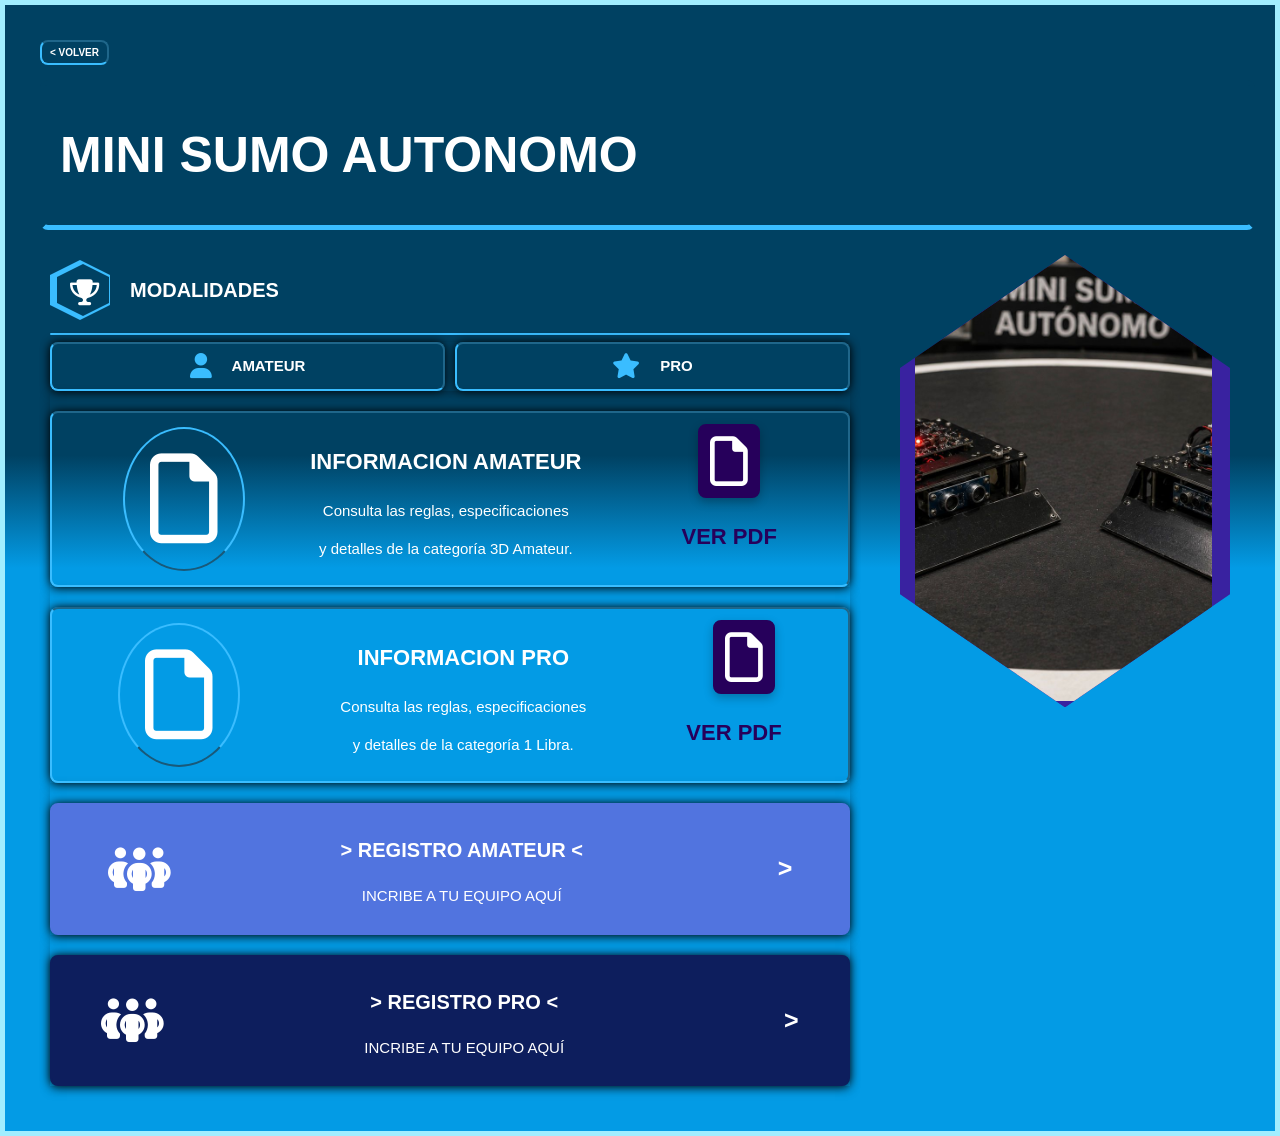
<file: torneo/miniAUTO.html>
<!DOCTYPE html>
<html lang="es">
<head>
    <meta charset="UTF-8">
    <meta name="viewport" content="width=device-width, initial-scale=1.0">
    <title>ARX Robotics</title>
    <link rel="stylesheet" href="https://cdnjs.cloudflare.com/ajax/libs/materialize/1.0.0/css/materialize.min.css">
    <link rel="stylesheet" href="https://cdnjs.cloudflare.com/ajax/libs/font-awesome/6.5.1/css/all.min.css">
    <style>
        * {
            box-sizing: border-box;
        }
        body {
            overflow-x: hidden;
            margin: 0;
        }
        .logoRobotics img {
            display: block;
            margin: 0 auto;
            max-width: 100%;
            height: auto;
        }
        .volverBoton{
            margin-left: 15px;
            margin-top: 15px;
            color: white;
            border: 2px solid;
            border-left-color: #3abdff;
            border-bottom-color: #3abdff;
            border-right-color: #1f668a;
            border-top-color: #1f668a;
            font-family: Inter, sans-serif;
            padding: 3px 8px;
            border-radius: 8px;
            width: auto;
            text-align: center;
            font-weight: bold;
            font-size: 10px;
            display: inline-block;
            text-decoration: none;
            transition: border-color 1s ease;
        }
        .volverBoton:hover {
            color: white;
            background-color: #3abdff;
            border-color: #3abdff;
        }
        .nombre{
            font-weight: bold;
            font-size: 24px;
            color: #0F2E5E;
            margin-bottom: 15px;
        }
        .competencias{
            display: flex;
            justify-content: center;
            gap: 40px;
            margin: 40px;
            flex-wrap: wrap;
        }
        .sepLine{
            display: flex;
            flex-wrap: wrap;
            color: #66ef6c;
            background-color: #66ef6c;
            height: 50px;
            width: 100%;
        }
        .informacion{
            margin: 25px;
            display: flex;
            align-items: flex-start;
            justify-content: left;
            gap: 50px;
            max-width: 100%;
            flex-wrap: wrap;
        }
        .informacion img{
            height: auto;
        }
        .texto {
            color: #5a0101;
            font-family: Inter, sans-serif;
            font-size: 30px;
            font-weight: bold;
        }
        .separacion {
            background-color: #3abdff;
            width: auto;
            height: 2px;
            border-radius: 2px;
            border: none;
        }
        .lista {
            margin-left: 50px;
        }
        .estiloLogo {
            color:#3abdff;
            text-align: center;
            display: block;
            font-size: 50px;
            cursor: pointer;
        }
        .registro {
            text-align: center;
            cursor: pointer;
        }
        .fondo {
            background: linear-gradient(
                to bottom,
                #004162 0%,
                #004162 40%,
                #039be5 50%,
                #039be5 100%
            );
            padding: 20px;
            border: 5px solid rgb(161, 238, 255);
        }
        .contenido {
            color: white;
            font-weight: bold;
            display: flex;
            align-items: center;
            justify-content: left;
            text-align: center;
            gap: 20px;
            flex-wrap: wrap;
        }
        .logotipo {
            font-size: 26px;
            padding: 20px;
        }
        .hexagon {
            position: relative;
            width: 60px;
            height: 60px;
            min-width: 60px;
            background: #3abdff;
            clip-path: polygon(50% 0%, 100% 25%, 100% 75%, 50% 100%, 0% 75%, 0% 25%);
            align-items: center;
            justify-content: center;
        }

        .hexagon::before {
            content: "";
            position: absolute;
            top: 4px;
            left: 7px;
            width: calc(100% - 8px);
            height: calc(100% - 8px);
            background: #004162;
            clip-path: polygon(50% 0%, 100% 25%, 100% 75%, 50% 100%, 0% 75%, 0% 25%);
        }   
        .hexagon-logo {
            position: relative;
            z-index: 1;
            width: 60%;
            height: auto;
            margin-right: 100%;
        }
        .titulos {
            font-size: 20px;
            font-weight: bold;
        }
        .botones {
            display: flex;
            width: 395px;
            max-width: 100%;
            height: auto;
            color: white;
            font-weight: bold;
            justify-content: center;
            align-items: center;
            padding: 10px;
            gap: 20px;
            border: 2px solid;
            border-left-color: #3abdff;
            border-bottom-color: #3abdff;
            border-right-color: #1f668a;
            border-top-color: #1f668a;
            border-radius: 8px;
            transition: background-color 0.5s ease, border-color 0.5s ease;
            box-shadow: 0px 0px 10px rgb(0, 0, 0);
            text-decoration: none;
        }
        .botones:hover {
            background-color: #001141;
            border-color: #3abdff;
        }
        .botones-logo {
            color: #3abdff;
            font-size: 25px;
        }
        .contenidoBotones {
            color: white;
            font-weight: bold;
            display: flex;
            align-items: center;
            justify-content: center;
            text-align: center;
            gap: 10px;
            box-shadow: 0px 4px 10px rgba(0, 0, 0, 0.25);
            flex-wrap: wrap;
        }
        .botonesInformacion{
            width: 800px;
            max-width: 100%;
            margin-top: 20px;
            font-size: 22px;
        }
        .botonesInformacion-logo{
            border: 2px solid #3abdff;
            border-bottom-color: #195979;
            padding: 25px;
            font-size: 90px;
            border-radius: 100%;
            margin-right: 50px;
        }
        .botonesInformacion-texto{
            font-weight: 100;
            font-size: 15px;
        }
        .verPDF{
            color: white;
            border: 2px solid #26005b;
            background-color: #26005b;
            border-radius: 8px;
            padding: 10px;
            font-size: 50px;
            margin-left: 40px;
            transition: background-color 0.5s ease, border-color 0.5s ease;
            box-shadow: 0px 4px 10px rgba(0, 0, 0, 0.25);
        }
        .verPDF:hover{
            background-color: #f5e100;
            border-color: #f5e100;
        }
        .registroAmateur{
            width:800px;
            max-width: 100%;
            margin-top:20px;
            border-color:#5174df; 
            background-color:#5174df;
            transition: background-color 0.5s ease, border-color 0.5s ease;
        }
        .registroPro {
            width:800px;
            max-width: 100%;
            margin-top:20px;
            border-color:#0d1e5d; 
            background-color:#0d1e5d;
            transition: background-color 0.5s ease, border-color 0.5s ease;
        }
        .registroPro:hover{
            border-color:#3c61e4; 
            background-color:#3c61e4;
        }
        .registroAmateur:hover{
            background-color: #c86e00;
            border-color: #ffae4c;
        }

        .inscripciones-logo{
            font-size: 50px;
            margin-right: 125px;
        }
        .contenedorImagen {
            position: relative;
            width: auto;
            height: auto;
            background: rgb(57, 34, 160);
            clip-path: polygon(50% 0%, 100% 25%, 100% 75%, 50% 100%, 0% 75%, 0% 25%);
            align-items: center;
            justify-content: center;
            max-width: 100%;
            flex: 1 1 320px;
        }

        .contenedorImagen::before {
            content: "";
            position: absolute;
            top: 20px;
            left: 20px;
            width: calc(100% - 20px);
            height: calc(100% - 20px);
            background: rgb(57, 34, 160);
            clip-path: polygon(0% 0%, 100% 0%, 80% 50%, 100% 100%, 0% 100%, 20% 50%);
        }
        .imagen-hexagon {
            position: relative;
            z-index: 1;
            width: 90%;
            height: 90%;
            margin-left: 15px;
        }
        .titulo{
            margin-left: 15px;
            margin-top: 15px;
            color: white;
            border: 5px solid;
            border-left-color: #004162;
            border-bottom-color: #3abdff;
            border-right-color: #004162;
            border-top-color: #004162;
            font-family: Inter, sans-serif;
            padding: 15px;
            border-radius: 8px;
            width: auto;
            height:150px;
            text-align: left;
            font-weight: bold;
            font-size: 50px;
            display: flex;
            align-items: center;
        }
        .titulo p {
            margin: 0;
        }

        .verPDF-texto{
            margin-left: 80px;
        }
        .verPDF-texto2{
            margin-left: 100px;
        }

        /* ===== RESPONSIVE: Tablets ===== */
        @media (max-width: 992px) {
            .informacion {
                margin: 15px;
                gap: 30px;
            }
            .titulo {
                font-size: clamp(1.8rem, 5vw, 2.8rem);
                height: auto;
            }
            .botonesInformacion-logo {
                font-size: 60px;
                padding: 18px;
                margin-right: 25px !important;
            }
            .inscripciones-logo {
                font-size: 40px;
                margin-right: 60px !important;
            }
        }

        /* ===== RESPONSIVE: Móviles ===== */
        @media (max-width: 600px) {
            .fondo {
                padding: 10px;
                border-width: 3px;
            }
            .titulo {
                font-size: clamp(1.4rem, 7vw, 2rem);
                padding: 10px;
                margin-left: 0;
                text-align: center;
                justify-content: center;
            }
            .informacion {
                flex-direction: column-reverse;
                margin: 10px 0;
                gap: 20px;
                align-items: center;
            }
            .contenedorImagen {
                width: 100%;
            }
            .contenido {
                justify-content: center;
                text-align: center;
            }
            .contenidoBotones {
                flex-direction: column;
            }
            .botones {
                width: 100%;
                font-size: 14px;
            }
            .botonesInformacion {
                flex-direction: column;
                text-align: center;
                padding: 15px !important;
                gap: 15px;
            }
            .botonesInformacion-logo {
                margin-right: 0 !important;
                font-size: 50px;
                padding: 15px;
            }
            .botonesInformacion p {
                margin: 4px 0;
            }
            .verPDF {
                margin-left: 0 !important;
                font-size: 30px;
                padding: 8px;
            }
            .registroAmateur,
            .registroPro {
                flex-direction: column;
                padding: 15px;
                gap: 10px;
            }
            .inscripciones-logo {
                margin-right: 0 !important;
                font-size: 36px;
            }
            .registroAmateur p[style*="margin-left"],
            .registroPro p[style*="margin-left"] {
                margin-left: 0 !important;
                display: none;
            }
            .hexagon {
                width: 60px;
                height: 60px;
                min-width: 60px;
            }
            .titulos {
                font-size: 16px;
            }
        }
    </style>
</head>
<body>
    <div class="fondo">
        <a href="torneo.html" class="volverBoton">&lt;  VOLVER</a>
        <div class="titulo">
            <p>MINI SUMO AUTONOMO</p>
        </div>
        <div class="informacion">
            <div>
                <div class="contenido">
                    <div class="hexagon">
                        <i class="fa-solid fa-trophy logotipo hexagon-logo"></i>
                    </div>
                    <p class="titulos">MODALIDADES</p>
                </div>
                <hr class="separacion">
                <div class="contenidoBotones">
                    <a href="" class="botones">
                        <i class="fa-solid fa-user botones-logo"></i>
                        AMATEUR
                    </a>
                    <a href="" class="botones">
                        <i class="fa-solid fa-star botones-logo"></i>
                        PRO
                    </a>
                </div>
                <div class="contenidoBotones">
                    <a href="../Recursos/MiniAutonomoAmateur.pdf" class="botones botonesInformacion">
                        <i class="fa-regular fa-file botonesInformacion-logo" style="margin-right:45px;"></i>
                        <div>
                            <p>INFORMACION AMATEUR</p>
                            <p class="botonesInformacion-texto">Consulta las reglas, especificaciones</p>
                            <p class="botonesInformacion-texto">y detalles de la categoría 3D Amateur.</p>
                        </div>
                        <div>
                            <i class="fa-regular fa-file verPDF" style="margin-left:80px;"></i>
                            <p class="verPDF-texto" style="text-align: center; color: #26005b;">VER PDF</p>
                        </div>
                    </a>
                </div>
                <div class="contenidoBotones">
                    <a href="../Recursos/MiniAutonomoPro.pdf" class="botones botonesInformacion">
                        <i class="fa-regular fa-file botonesInformacion-logo" style="margin-right: 80px; justify-content: left;"></i>
                        <div>
                            <p>INFORMACION PRO</p>
                            <p class="botonesInformacion-texto">Consulta las reglas, especificaciones</p>
                            <p class="botonesInformacion-texto">y detalles de la categoría 1 Libra.</p>
                        </div>
                        <div>
                            <i class="fa-regular fa-file verPDF" style="margin-left:100px;"></i>
                            <p class="verPDF-texto" style="text-align: center; color: #26005b;">VER PDF</p>
                        </div>
                    </a>
                </div>
                <div class="contenidoBotones">
                    <a href="https://forms.gle/6mrxzPLvYyXR4Y6o8" class="botones registroAmateur">
                        <i class="fa-solid fa-people-group inscripciones-logo" style="margin-right:150px;"></i>
                        <div>
                            <p style="font-size:20px;">> REGISTRO AMATEUR <</p>
                            <p style="font-weight: 100; font-size:15px;">INCRIBE A TU EQUIPO AQUÍ</p>
                        </div>
                        <p style="margin-left:175px; font-size:25px;">></p>
                    </a>
                </div>
                <div class="contenidoBotones">
                    <a href="https://forms.gle/6mrxzPLvYyXR4Y6o8" class="botones registroPro">
                        <i class="fa-solid fa-people-group inscripciones-logo" style="margin-right:180px;"></i>
                        <div>
                            <p style="font-size:20px;">> REGISTRO PRO <</p>
                            <p style="font-weight: 100; font-size:15px;">INCRIBE A TU EQUIPO AQUÍ</p>
                        </div>
                        <p style="margin-left:200px; font-size:25px;">></p>
                    </a>
                </div>
            </div>
            <div class="contenedorImagen">
                <img class="imagen-hexagon" src="../Recursos/miniAutoCategoria.jpeg">
            </div>
        </div>
    </div>
</body>
</html>
</file>
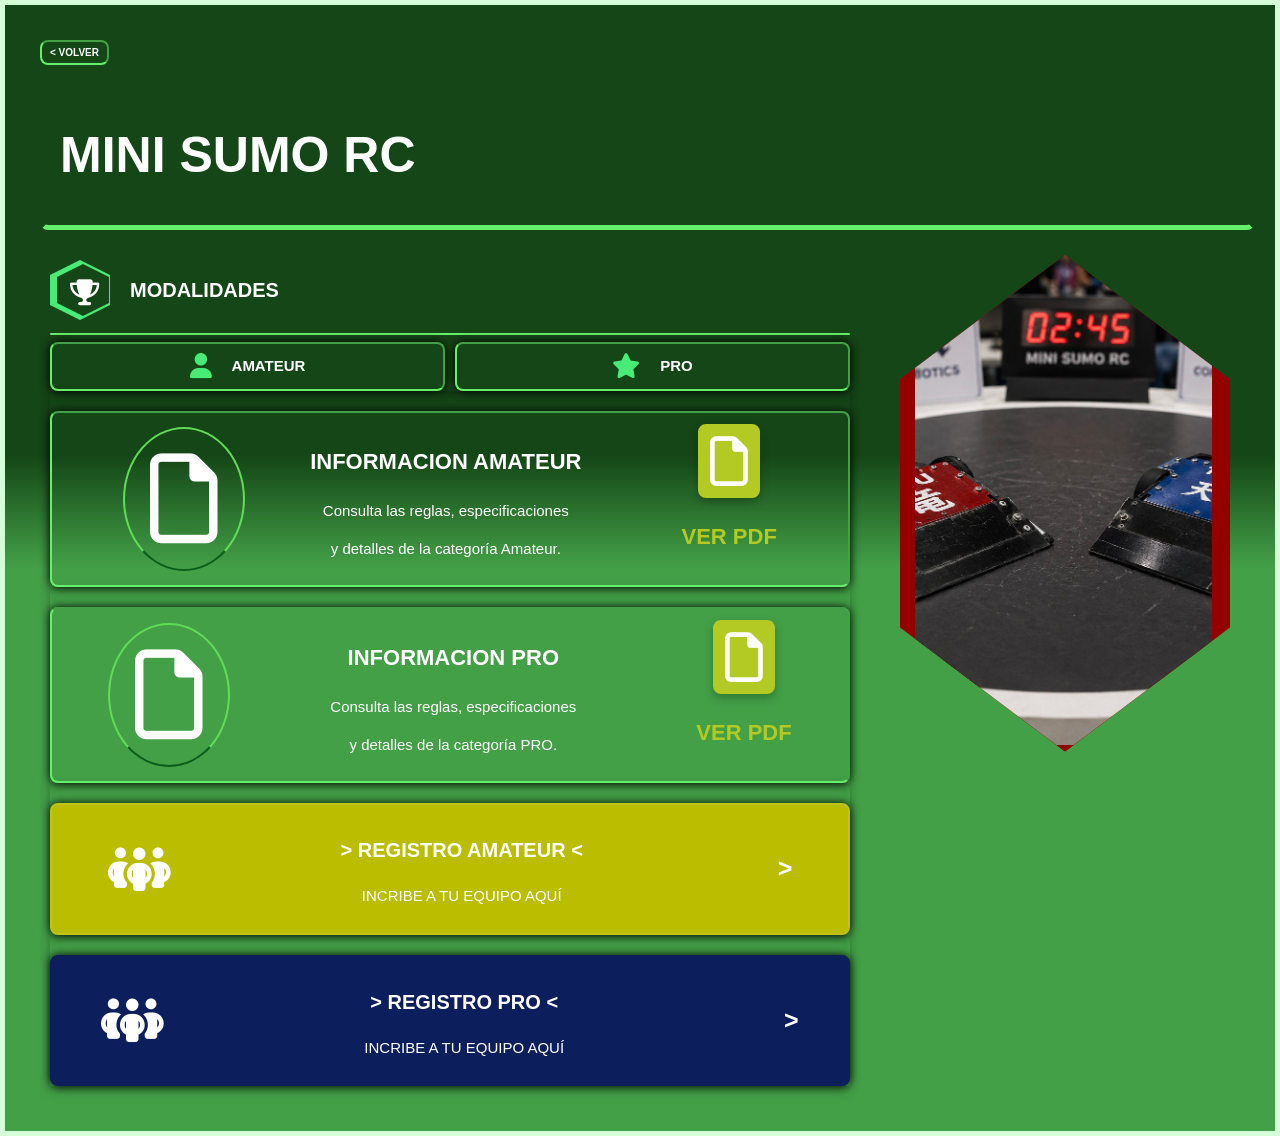
<file: torneo/miniRC.html>
<!DOCTYPE html>
<html lang="es">
<head>
    <meta charset="UTF-8">
    <meta name="viewport" content="width=device-width, initial-scale=1.0">
    <title>ARX Robotics</title>
    <link rel="stylesheet" href="https://cdnjs.cloudflare.com/ajax/libs/materialize/1.0.0/css/materialize.min.css">
    <link rel="stylesheet" href="https://cdnjs.cloudflare.com/ajax/libs/font-awesome/6.5.1/css/all.min.css">
    <style>
        * {
            box-sizing: border-box;
        }
        body {
            overflow-x: hidden;
            margin: 0;
        }
        .logoRobotics img {
            display: block;
            margin: 0 auto;
            max-width: 100%;
            height: auto;
        }
        .volverBoton{
            margin-left: 15px;
            margin-top: 15px;
            color: white;
            border: 2px solid;
            border-left-color: #66ef6c;
            border-bottom-color: #66ef6c;
            border-right-color: #43a047;
            border-top-color: #43a047;
            font-family: Inter, sans-serif;
            padding: 3px 8px;
            border-radius: 8px;
            width: auto;
            text-align: center;
            font-weight: bold;
            font-size: 10px;
            display: inline-block;
            text-decoration: none;
            transition: border-color 1s ease;
        }
        .volverBoton:hover {
            color: white;
            background-color: #41b446;
            border-color: #41b446;
        }
        .nombre{
            font-weight: bold;
            font-size: 24px;
            color: #0F2E5E;
            margin-bottom: 15px;
        }
        .competencias{
            display: flex;
            justify-content: center;
            gap: 40px;
            margin: 40px;
            flex-wrap: wrap;
        }
        .sepLine{
            display: flex;
            flex-wrap: wrap;
            color: #66ef6c;
            background-color: #66ef6c;
            height: 50px;
            width: 100%;
        }
        .informacion{
            margin: 25px;
            display: flex;
            align-items: flex-start;
            justify-content: left;
            gap: 50px;
            max-width: 100%;
            flex-wrap: wrap;
        }
        .informacion img{
            height: auto;
        }
        .texto {
            color: #5a0101;
            font-family: Inter, sans-serif;
            font-size: 30px;
            font-weight: bold;
        }
        .separacion {
            background-color: #66ef6c;
            width: auto;
            height: 2px;
            border-radius: 2px;
            border: none;
        }
        .lista {
            margin-left: 50px;
        }
        .estiloLogo {
            color:#ff0000;
            text-align: center;
            display: block;
            font-size: 50px;
            cursor: pointer;
        }
        .registro {
            text-align: center;
            cursor: pointer;
        }
        .fondo {
            background-color: #43a047;
            background: linear-gradient(
                to bottom,
                #154617 0%,
                #154617 40%,
                #43a047 50%,
                #43a047 100%
            );
            padding: 20px;
            border: 5px solid rgb(213, 255, 215);
        }
        .contenido {
            color: white;
            font-weight: bold;
            display: flex;
            align-items: center;
            justify-content: left;
            text-align: center;
            gap: 20px;
            flex-wrap: wrap;
        }
        .logotipo {
            font-size: 26px;
            padding: 20px;
        }
        .hexagon {
            position: relative;
            width: 60px;
            height: 60px;
            min-width: 60px;
            background: #49eb77;
            clip-path: polygon(50% 0%, 100% 25%, 100% 75%, 50% 100%, 0% 75%, 0% 25%);
            align-items: center;
            justify-content: center;
        }

        .hexagon::before {
            content: "";
            position: absolute;
            top: 4px;
            left: 7px;
            width: calc(100% - 8px);
            height: calc(100% - 8px);
            background: #154617;
            clip-path: polygon(50% 0%, 100% 25%, 100% 75%, 50% 100%, 0% 75%, 0% 25%);
        }   
        .hexagon-logo {
            position: relative;
            z-index: 1;
            width: 60%;
            height: auto;
            margin-right: 100%;
        }
        .titulos {
            font-size: 20px;
            font-weight: bold;
        }
        .botones {
            display: flex;
            width: 395px;
            max-width: 100%;
            height: auto;
            color: white;
            font-weight: bold;
            justify-content: center;
            align-items: center;
            padding: 10px;
            gap: 20px;
            border: 2px solid;
            border-left-color: #66ef6c;
            border-bottom-color: #66ef6c;
            border-right-color: #43a047;
            border-top-color: #43a047;
            border-radius: 8px;
            transition: background-color 0.5s ease, border-color 0.5s ease;
            box-shadow: 0px 0px 10px rgb(0, 0, 0);
            text-decoration: none;
        }
        .botones:hover {
            background-color: #006e06;
            border-color: #a5ffaa;
        }
        .botones-logo {
            color: #49eb77;
            font-size: 25px;
        }
        .contenidoBotones {
            color: white;
            font-weight: bold;
            display: flex;
            align-items: center;
            justify-content: center;
            text-align: center;
            gap: 10px;
            box-shadow: 0px 4px 10px rgba(0, 0, 0, 0.25);
            flex-wrap: wrap;
        }
        .botonesInformacion{
            width: 800px;
            max-width: 100%;
            margin-top: 20px;
            font-size: 22px;
        }
        .botonesInformacion-logo{
            border: 2px solid #62dc57;
            border-bottom-color: #0b5d19;
            padding: 25px;
            font-size: 90px;
            border-radius: 100%;
            margin-right: 50px;
        }
        .botonesInformacion-texto{
            font-weight: 100;
            font-size: 15px;
        }
        .verPDF{
            color: white;
            border: 2px solid #b4ca24;
            background-color: #b4ca24;
            border-radius: 8px;
            padding: 10px;
            font-size: 50px;
            margin-left: 40px;
            transition: background-color 0.5s ease, border-color 0.5s ease;
            box-shadow: 0px 4px 10px rgba(0, 0, 0, 0.25);
        }
        .verPDF:hover{
            background-color: #f5e100;
            border-color: #f5e100;
        }
        .registroAmateur{
            width:800px;
            max-width: 100%;
            margin-top:20px;
            border-color:#c0c31c; 
            background-color:#babd00;
            transition: background-color 0.5s ease, border-color 0.5s ease;
        }
        .registroPro {
            width:800px;
            max-width: 100%;
            margin-top:20px;
            border-color:#0d1e5d; 
            background-color:#0d1e5d;
            transition: background-color 0.5s ease, border-color 0.5s ease;
        }
        .registroPro:hover{
            border-color:#3c61e4; 
            background-color:#3c61e4;
        }
        .registroAmateur:hover{
            background-color: #c86e00;
            border-color: #ffae4c;
        }

        .inscripciones-logo{
            font-size: 50px;
            margin-right: 125px;
        }
        .contenedorImagen {
            position: relative;
            width: auto;
            height: auto;
            background: rgb(148, 0, 0);
            clip-path: polygon(50% 0%, 100% 25%, 100% 75%, 50% 100%, 0% 75%, 0% 25%);
            align-items: center;
            justify-content: center;
            max-width: 100%;
            flex: 1 1 320px;
        }

        .contenedorImagen::before {
            content: "";
            position: absolute;
            top: 20px;
            left: 20px;
            width: calc(100% - 20px);
            height: calc(100% - 20px);
            background: rgb(148, 0, 0);
            clip-path: polygon(0% 0%, 100% 0%, 80% 50%, 100% 100%, 0% 100%, 20% 50%);
        }
        .imagen-hexagon {
            position: relative;
            z-index: 1;
            width: 90%;
            height: 90%;
            margin-left: 15px;
        }
        .titulo{
            margin-left: 15px;
            margin-top: 15px;
            color: white;
            border: 5px solid;
            border-left-color: #154617;
            border-bottom-color: #66ef6c;
            border-right-color: #154617;
            border-top-color: #154617;
            font-family: Inter, sans-serif;
            padding: 15px;
            border-radius: 8px;
            width: auto;
            height:150px;
            text-align: left;
            font-weight: bold;
            font-size: 50px;
            display: flex;
            align-items: center;
        }
        .titulo p {
            margin: 0;
        }
        .verPDF-texto{
            margin-left:80px;
        }
        .verPDF-texto2{
            margin-left:100px;
        }

        /* ===== RESPONSIVE: Tablets ===== */
        @media (max-width: 992px) {
            .informacion {
                margin: 15px;
                gap: 30px;
            }
            .titulo {
                font-size: clamp(1.8rem, 5vw, 2.8rem);
                height: auto;
            }
            .botonesInformacion-logo {
                font-size: 60px;
                padding: 18px;
                margin-right: 25px !important;
            }
            .inscripciones-logo {
                font-size: 40px;
                margin-right: 60px !important;
            }
        }

        /* ===== RESPONSIVE: Móviles ===== */
        @media (max-width: 600px) {
            .fondo {
                padding: 10px;
                border-width: 3px;
            }
            .titulo {
                font-size: clamp(1.4rem, 7vw, 2rem);
                padding: 10px;
                margin-left: 0;
                text-align: center;
                justify-content: center;
            }
            .informacion {
                flex-direction: column-reverse;
                margin: 10px 0;
                gap: 20px;
                align-items: center;
            }
            .contenedorImagen {
                width: 100%;
            }
            .contenido {
                justify-content: center;
                text-align: center;
            }
            .contenidoBotones {
                flex-direction: column;
            }
            .botones {
                width: 100%;
                font-size: 14px;
            }
            .botonesInformacion {
                flex-direction: column;
                text-align: center;
                padding: 15px !important;
                gap: 15px;
            }
            .botonesInformacion-logo {
                margin-right: 0 !important;
                font-size: 50px;
                padding: 15px;
            }
            .botonesInformacion p {
                margin: 4px 0;
            }
            .verPDF {
                margin-left: 0 !important;
                font-size: 30px;
                padding: 8px;
            }
            .registroAmateur,
            .registroPro {
                flex-direction: column;
                padding: 15px;
                gap: 10px;
            }
            .inscripciones-logo {
                margin-right: 0 !important;
                font-size: 36px;
            }
            .registroAmateur p[style*="margin-left"],
            .registroPro p[style*="margin-left"] {
                margin-left: 0 !important;
                display: none;
            }
            .hexagon {
                width: 60px;
                height: 60px;
                min-width: 60px;
            }
            .titulos {
                font-size: 16px;
            }
        }
    </style>
</head>
<body>
    <div class="fondo">
        <a href="torneo.html" class="volverBoton">&lt;  VOLVER</a>
        <div class="titulo">
            <p>MINI SUMO RC</p>
        </div>
        <div class="informacion">
            <div>
                <div class="contenido">
                    <div class="hexagon">
                        <i class="fa-solid fa-trophy logotipo hexagon-logo"></i>
                    </div>
                    <p class="titulos">MODALIDADES</p>
                </div>
                <hr class="separacion">
                <div class="contenidoBotones">
                    <a href="" class="botones">
                        <i class="fa-solid fa-user botones-logo"></i>
                        AMATEUR
                    </a>
                    <a href="" class="botones">
                        <i class="fa-solid fa-star botones-logo"></i>
                        PRO
                    </a>
                </div>
                <div class="contenidoBotones">
                    <a href="../Recursos/MiniRcAmateur.pdf" class="botones botonesInformacion">
                        <i class="fa-regular fa-file botonesInformacion-logo" style="margin-right:45px;"></i>
                        <div>
                            <p>INFORMACION AMATEUR</p>
                            <p class="botonesInformacion-texto">Consulta las reglas, especificaciones</p>
                            <p class="botonesInformacion-texto">y detalles de la categoría Amateur.</p>
                        </div>
                        <div>
                            <i class="fa-regular fa-file verPDF" style="margin-left:80px;"></i>
                            <p class="verPDF-texto" style="text-align: center; color: #b4ca24;">VER PDF</p>
                        </div>
                    </a>
                </div>
                <div class="contenidoBotones">
                    <a href="../Recursos/MiniRcPro.pdf" class="botones botonesInformacion">
                        <i class="fa-regular fa-file botonesInformacion-logo" style="margin-right: 80px; justify-content: left;"></i>
                        <div>
                            <p>INFORMACION PRO</p>
                            <p class="botonesInformacion-texto">Consulta las reglas, especificaciones</p>
                            <p class="botonesInformacion-texto">y detalles de la categoría PRO.</p>
                        </div>
                        <div>
                            <i class="fa-regular fa-file verPDF" style="margin-left:100px;"></i>
                            <p class="verPDF-texto2" style="text-align: center; color: #b4ca24;">VER PDF</p>
                        </div>
                    </a>
                </div>
                <div class="contenidoBotones">
                    <a href="https://forms.gle/6mrxzPLvYyXR4Y6o8" class="botones registroAmateur">
                        <i class="fa-solid fa-people-group inscripciones-logo" style="margin-right:150px;"></i>
                        <div>
                            <p style="font-size:20px;">> REGISTRO AMATEUR <</p>
                            <p style="font-weight: 100; font-size:15px;">INCRIBE A TU EQUIPO AQUÍ</p>
                        </div>
                        <p style="margin-left:175px; font-size:25px;">></p>
                    </a>
                </div>
                <div class="contenidoBotones">
                    <a href="https://forms.gle/6mrxzPLvYyXR4Y6o8" class="botones registroPro">
                        <i class="fa-solid fa-people-group inscripciones-logo" style="margin-right:180px;"></i>
                        <div>
                            <p style="font-size:20px;">> REGISTRO PRO <</p>
                            <p style="font-weight: 100; font-size:15px;">INCRIBE A TU EQUIPO AQUÍ</p>
                        </div>
                        <p style="margin-left:200px; font-size:25px;">></p>
                    </a>
                </div>
            </div>
            <div class="contenedorImagen">
                <img class="imagen-hexagon" src="../Recursos/miniRCCategoria.jpeg">
            </div>
        </div>
    </div>
</body>
</html>
</file>
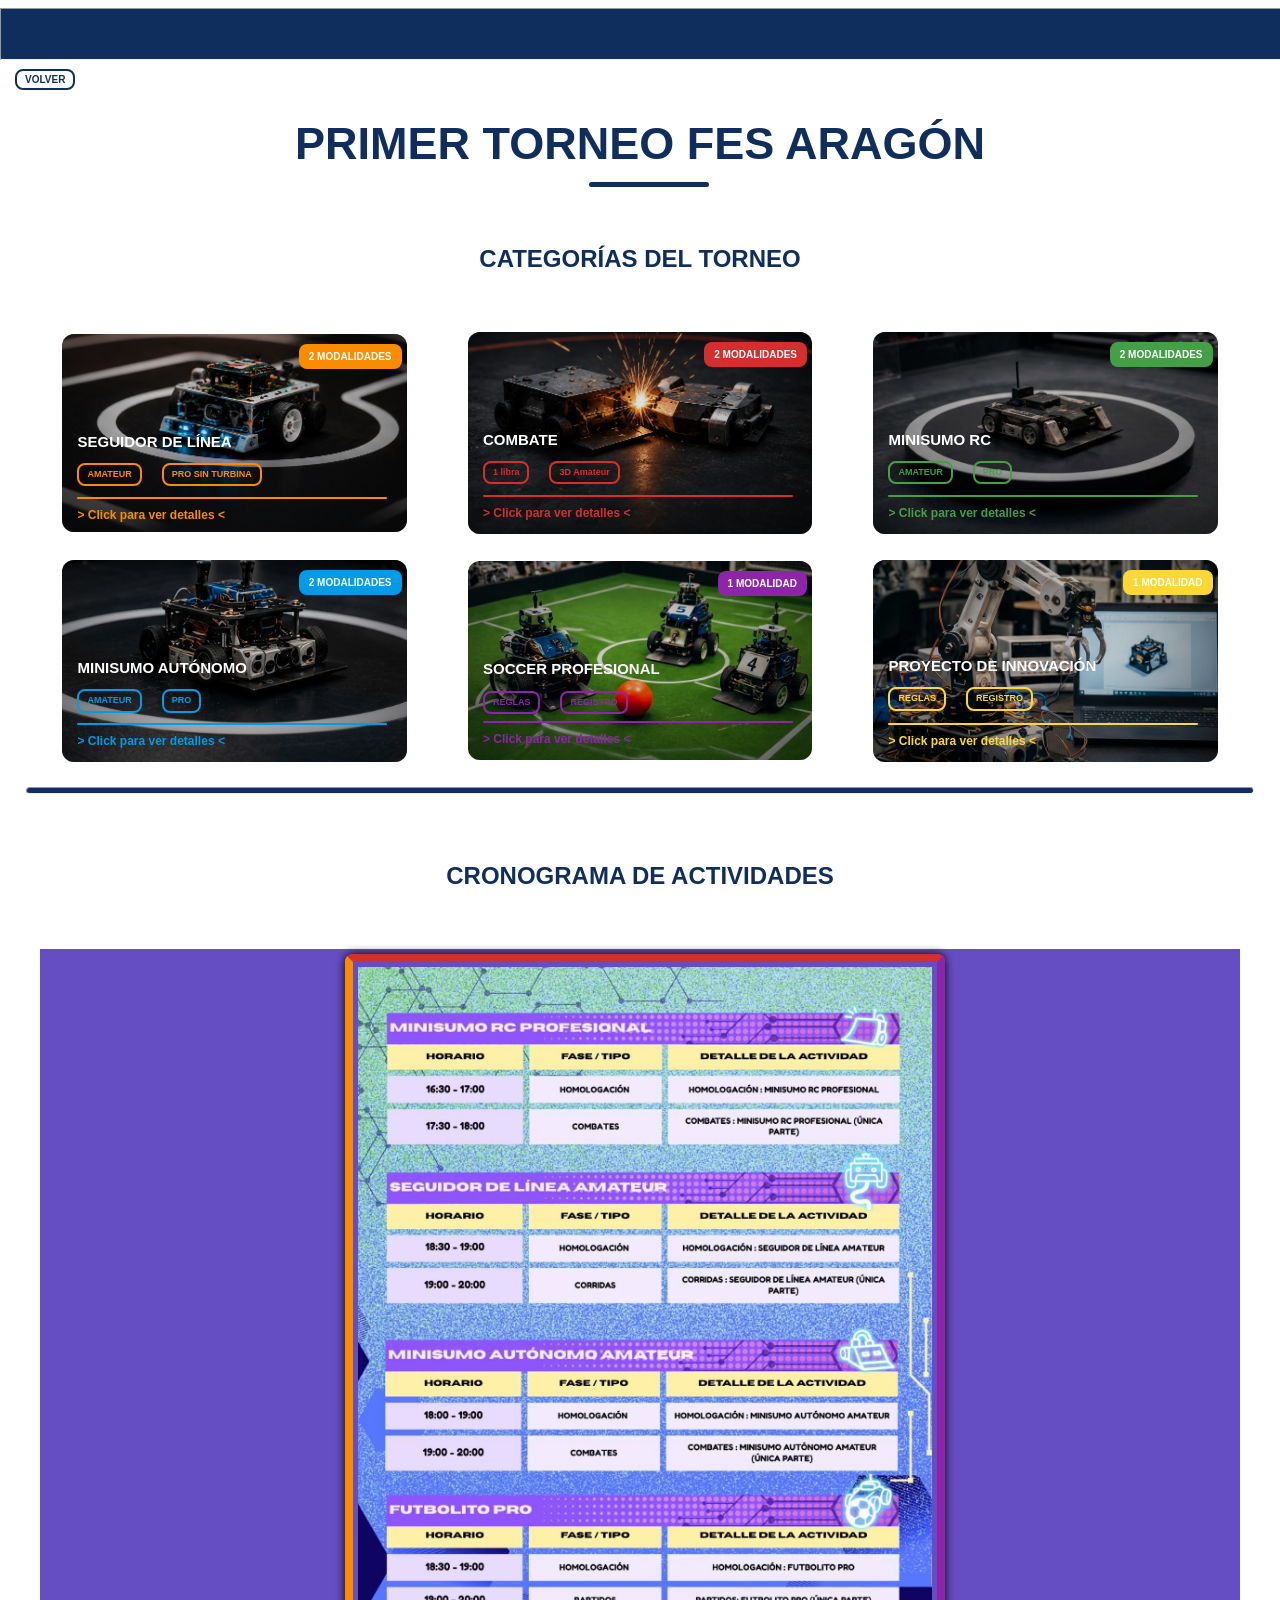
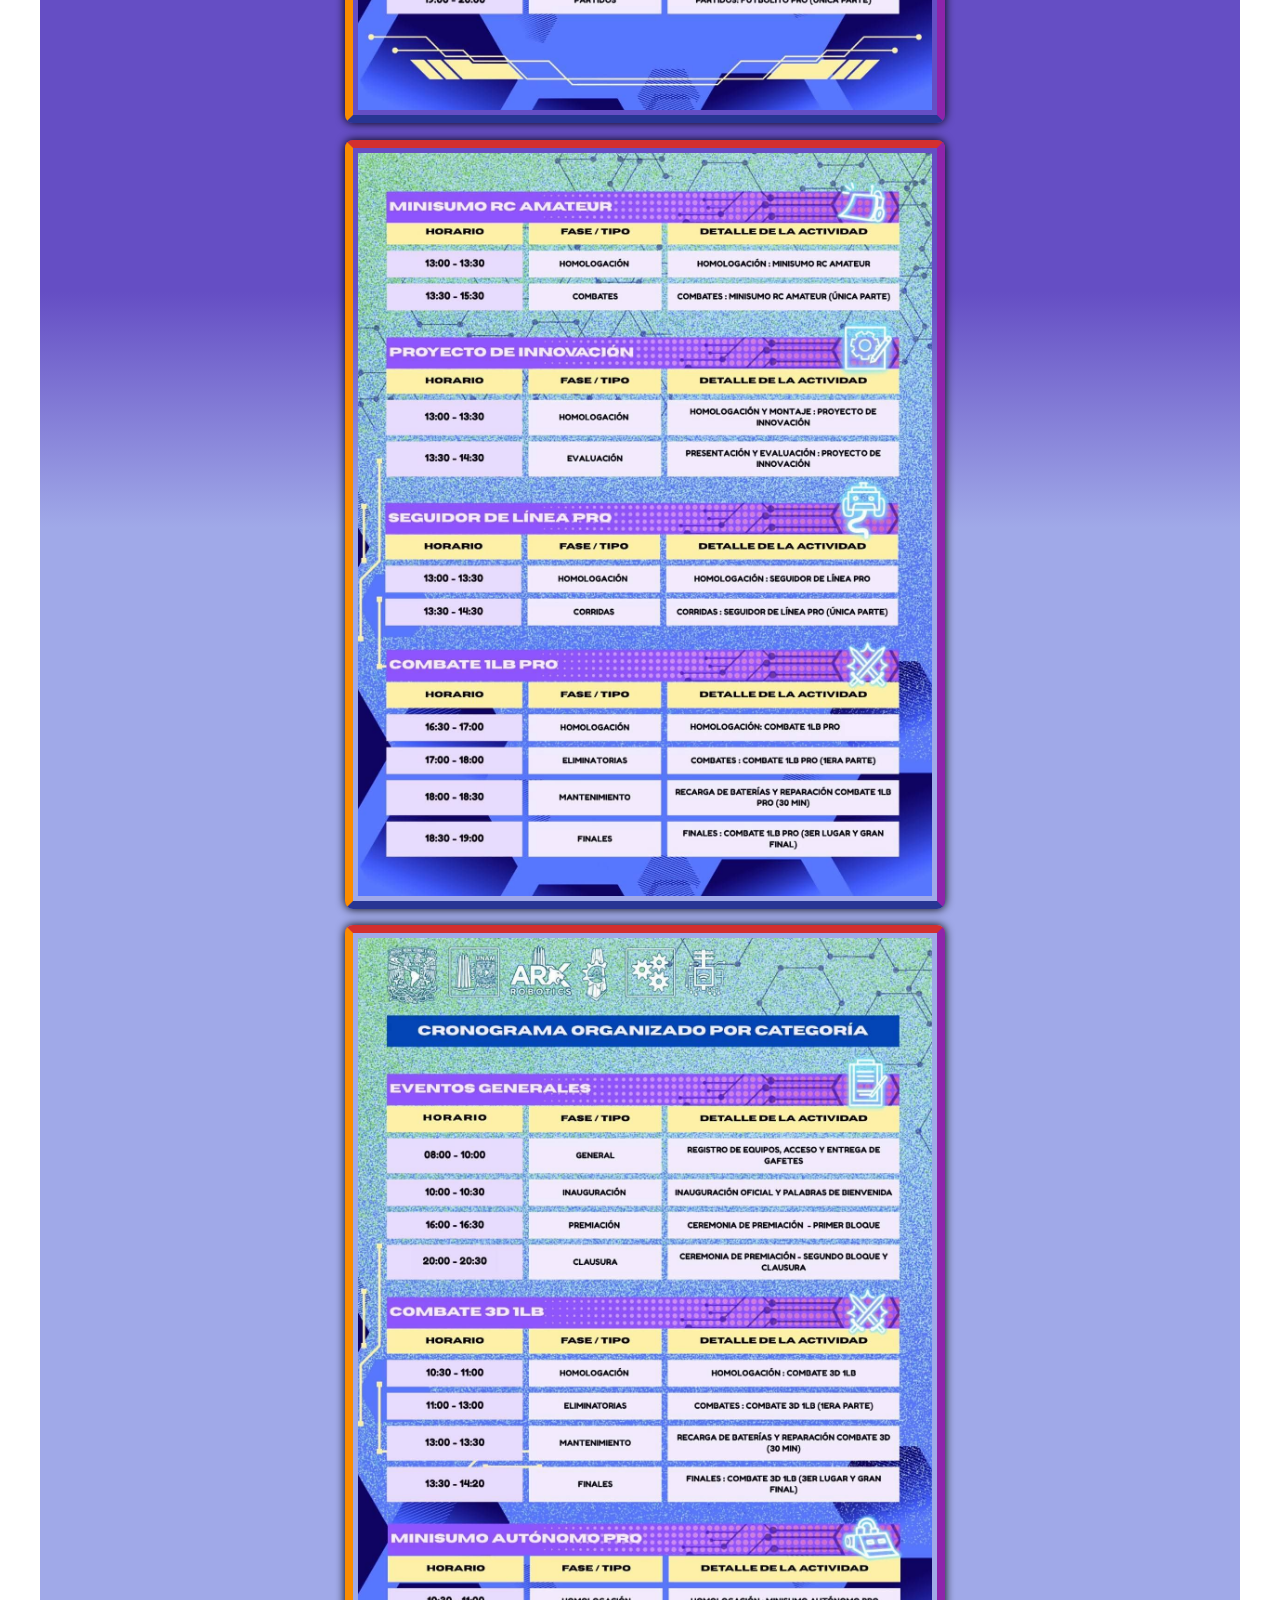
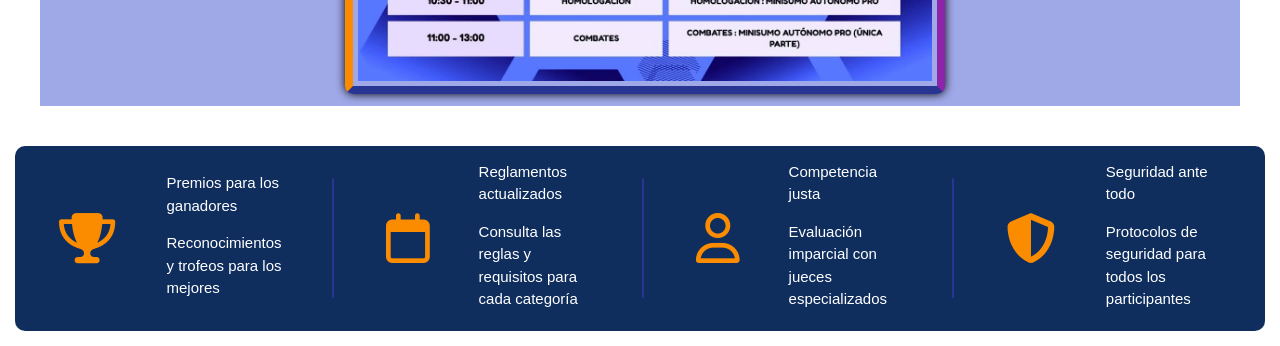
<file: torneo/torneo.html>
<!DOCTYPE html>
<html lang="es">
<head>
    <meta charset="UTF-8">
    <meta name="viewport" content="width=device-width, initial-scale=1.0">
    <title>ARX Robotics</title>
    <link rel="stylesheet" href="https://cdnjs.cloudflare.com/ajax/libs/materialize/1.0.0/css/materialize.min.css">
    <link rel="stylesheet" href="https://cdnjs.cloudflare.com/ajax/libs/font-awesome/6.5.1/css/all.min.css">
    <style>
        .logoRobotics img {
            display: block;
            margin: 0 auto;
            max-width: 100%;
            height: auto;
        }
        .volverBoton{
            margin-left: 15px;
            margin-top: 15px;
            color: #0F2E5E;
            border: 2px solid #0F2E5E;
            font-family: Inter, sans-serif;
            padding: 3px 8px;
            border-radius: 8px;
            width: auto;
            text-align: center;
            font-weight: bold;
            font-size: 10px;
        }
        .volverBoton:hover {
            color: white;
            background-color: #fb8c00;
            border-color: #fb8c00;
        }
        .nombre{
            font-weight: bold;
            font-size: 24px;
            color: #0F2E5E;
            margin-bottom: 15px;
        }
        .titulo{
            text-align: center;
            font-size: clamp(1.8rem, 4vw, 3rem);
            color: #0F2E5E;
            font-weight: bold;
            margin: 0 0 25px 0;
            position: relative;
        }
        .titulo::after{
            content: "";

            position: absolute;
            left: 46%;
            bottom: -10px;
            width: 120px;
            height: 5px;
            background-color: #0F2E5E;
            border-radius: 10px;
        }
        .competencias{
            display: flex;
            justify-content: center;
            gap: 40px;
            margin: 40px;
            flex-wrap: wrap;
        }
        .sepLine{
            display: flex;
            flex-wrap: wrap;
            color: #0F2E5E;
            background-color: #0F2E5E;
            height: 50px;
            width: 100%;
        }
        /* Categorias de Torneo */
        .categorias {
            display: flex;
            align-items: center;
            justify-content: center;
            gap: 5%;
            margin:2%;
        }
        .categorias-fondo {
            position: relative; /* Muy importante: sirve de ancla para la imagen y el texto */
            width: 28%;
            height: auto;
            border-radius: 12px;
            overflow: hidden; /* Corta la imagen si sobresale de los bordes redondeados */
            box-sizing: border-box;
        }
        /* La imagen cubre todo el fondo */
        .categorias-fondo img {
            position: absolute;
            top: 0;
            left: 0;
            width: 100%;
            height: 100%;
            object-fit: cover; /* Ajusta la imagen sin deformarla */
            z-index: 1; /* Se queda al fondo */
        }
        /* El texto se posiciona sobre la imagen */
        .categorias-fondo .contenido-texto {
            position: relative;
            z-index: 2; /* Se coloca por encima de la imagen */
            width: 100%;
            height: 100%;
    
            /* Alineación del texto con Flexbox */
            display: flex;
            flex-direction: column;

            color: white;
            box-sizing: border-box;
            box-shadow: inset 0 -15px 150px -10px rgba(0, 0, 0, 0.9);
        }

        .modalidadSeguidor {
            align-self: flex-end; /* Lo empuja a la derecha sin usar márgenes fijos */
            background-color: #fb8c00;
            color: white;
            padding: 5px 10px;
            border-radius: 8px;
            font-weight: bold;
            font-size: 10px;
            text-align: center;
            margin-right: 5px;
        }
        .tituloCategorias {
            font-weight: bold;
            margin: 0px;
            margin-top: 52px;
            margin-left: 15px;
        }

        .lineaSeguidor {
            width: 90%;           /* Largo de la línea */
            height: 2px;           /* Grosor de la línea */
            background-color: #fb8c00; /* Color naranja */
            border: none;          /* Quita el estilo por defecto del <hr> */
            margin: 2px 0;        /* Espaciado arriba y abajo */
            border-radius: 2px;    /* Bordes redondeados para la línea */
            margin-left: 15px;
        }
        .subcategorias-Seguidor-Cuadro {
            display: flex !important;
            flex-direction: row !important;
            align-items: center;
            gap: 5px;
        }
        .subcategoriasSeguidor {
            margin-left: 15px;
            color: #fb8c00;
            border: 2px solid #fb8c00;
            padding: 3px 8px;
            border-radius: 8px;
            width: auto;
            text-align: center;
            font-weight: bold;
            font-size: 9px;
            cursor: pointer;
            transition: border-color 1s ease;
        }
        .subcategoriasSeguidor:hover{background-color: #fb8c00; color: white;}
        .modalidadCombate {
            align-self: flex-end;
            background-color: #d32f2f;
            color: white;
            padding: 5px 10px;
            border-radius: 8px;
            font-weight: bold;
            font-size: 10px;
            text-align: center;
            margin-right: 5px;
        }
        .subcategoriaCombate {
            border-color:#d32f2f; 
            color:#d32f2f;
            transition: border-color 1s ease;
        }
        .subcategoriaCombate:hover {
            background-color: #d32f2f;
            color: white;
        }
        .subcategoriaMinisumo {
            border-color:#43a047; 
            color: #43a047;
            transition: border-color 1s ease;
        }
        .subcategoriaMinisumo:hover{
            background-color: #43a047;
            color: white;
            transition: border-color 1s ease;
        }
        .subcategoriaSumoAuto {
            border-color: #039be5;
            color: #039be5;
            transition: border-color 1s ease;
        }
        .subcategoriaSumoAuto:hover{
            background-color: #039be5;
            color: white;
        }
        .subcategoriaSoccer {
            border-color: #8e24aa;
            color: #8e24aa;
            transition: border-color 1s ease;
        } 
        .subcategoriaSoccer:hover{
            background-color: #8e24aa;
            color: white;
        }
        .subcategoriaInnovacion {
            border-color: #fdd835;
            color: #fdd835;
            transition: border-color 1s ease;
        }
        .subcategoriaInnovacion:hover{
            background-color: #fdd835;
            color: white;
        }
        .ContenedorPuntos {
            width: auto;           /* Largo de la línea */
            height: 200px;           /* Grosor de la línea */
            background-color: #0F2E5E; /* Color naranja */
            border: none;          /* Quita el estilo por defecto del <hr> */
            margin: 2px 0;        /* Espaciado arriba y abajo */
            border-radius: 10px;    /* Bordes redondeados para la línea */
            margin: 15px;
            margin-top: 30px;
        }
        .icono-trofeo {
            color: #fb8c00;     /* Tu color naranja o amarillo dorado (#ffc107) */
            font-size: 50px;    /* Ajusta el tamaño fácilmente */
            transition: all 0.3s ease;
            margin: 2px;
        }
        .contenido-logos {
            width: 150px;
            margin: 5px;
            margin-top: 15px;
        }
        .barra-categorias {
            background-color: #0F2E5E;
            margin: 15px;
            margin-top: 30px;
            border-radius: 10px;
            color: white;
        }
        .barraBaja{
            display: flex;
            align-items: center;
            justify-content: center;
            gap: 50px;
        }
        .separador-categorias{
            width: 2px;           /* Largo de la línea */
            height: 120px;           /* Grosor de la línea */
            background-color: #283593;
            border: none;          /* Quita el estilo por defecto del <hr> */
            margin: 2px 0;        /* Espaciado arriba y abajo */
            border-radius: 2px;
        }
        .alinear{
            display: flex;
            align-items: center;
            justify-content: center;
            gap: 20%;
        }
        .separador-cronograma{
            width:auto;
            height:5px;
            border-radius: 8px;
            background-color:#0F2E5E;
            margin-left:2%;
            margin-right:2%;
            margin-top:5;
        }
        .cronograma{
            width:50%;
        }
        .cronograma img{
            border: 8px solid;
            border-radius: 8px;
            border-left-color: #fb8c00;
            border-top-color: #d32f2f;
            border-right-color: #8e24aa;
            border-bottom-color: #283593;
            width:100%;
            padding: 5px;
            margin:5px;
            box-shadow: 0px 0px 10px rgb(0, 0, 0);
        }
        .fondo-cronograma{
            background: linear-gradient(
                to bottom,
                #654ec4 0%,
                #654ec4 40%,
                rgb(160, 169, 232) 50%,
                rgb(160, 169, 232) 100%
            );
        }
        @media(max-width:750px) {
            
            .categorias-fondo {
                position: relative; /* Muy importante: sirve de ancla para la imagen y el texto */
                width: 80%;
                height: auto;
                border-radius: 12px;
                overflow: hidden; /* Corta la imagen si sobresale de los bordes redondeados */
                box-sizing: border-box;
            }
            .barra-categorias {
                background-color: #0F2E5E;
                margin: 10%;
                margin-top: 30px;
                border-radius: 10px;
                color: white;
            }
            .categorias{
                display: relative;
                flex-direction: column;
                align-items: center;
                justify-content: center;
                gap: 10px;
            }
            .barraBaja{
                display: relative;
                flex-direction: column;
                align-items: center;
                justify-content: center;
                gap: 50px;
            }
            .separador-categorias{
                width: 50%;           /* Largo de la línea */
                height: 2px;           /* Grosor de la línea */
                background-color: #283593;
                border: none;          /* Quita el estilo por defecto del <hr> */
                margin: 2px 0;        /* Espaciado arriba y abajo */
                border-radius: 2px;
            }
            .alinear {
                display: flex;
                flex-direction: row;
                align-items: center;
                justify-content: center;
                gap: 10%;
                width: 100%;
                margin: 10%;
            }
            .titulo::after{
                left:40%;
            }
            .cronograma{
                width:100%;
            }
        }
    </style>
</head>
<body>
    <hr class="sepLine">
    <a href="../index.html" class="volverBoton">VOLVER</a>
    <!-- Troneo ARX -->
    <div class = "oculto" id= "TorneoRobotix">
        <p class="titulo" style="margin-top: 20px;">PRIMER TORNEO FES ARAGÓN</p>
        <div class="competencias">
            <p class="nombre">CATEGORÍAS DEL TORNEO</p>
        </div>
        <!-- Seguidor de línea -->
        <div class="categorias">
            <div class="categorias-fondo">
                <img src="../Recursos/SeguidorLinea.jpeg">
                <div class="contenido-texto">
                    <p class="modalidadSeguidor">2 MODALIDADES</p>
                    <p class="tituloCategorias">SEGUIDOR DE LÍNEA</p>
                    <div class="subcategorias-Seguidor-Cuadro">
                        <p class="subcategoriasSeguidor" onclick="window.open('../Recursos/SeguidorAmateur.pdf','_blank')">AMATEUR</p>
                        <p class="subcategoriasSeguidor" onclick="window.open('../Recursos/SeguidorSinTurbina.pdf','_blank')">PRO SIN TURBINA</p>
                    </div>
                    <hr class="lineaSeguidor">
                    <a href="infoSeguidor.html" target="_top" style="color: #fb8c00; margin-top: 5px; margin-bottom:8px; margin-left: 15px; font-weight: bold; font-size: 12px;"> > Click para ver detalles <</a>
                </div>
            </div>

            <!-- Combate -->
            <div class="categorias-fondo">
                <img src="../Recursos/Combate.jpeg">
                <div class="contenido-texto">
                    <p class="modalidadCombate">2 MODALIDADES</p>
                    <p class="tituloCategorias">COMBATE</p>
                    <div class="subcategorias-Seguidor-Cuadro">
                        <p class="subcategoriasSeguidor subcategoriaCombate" onclick="window.open('../Recursos/Combate1lb.pdf','_blank')">1 libra</p>
                        <p class="subcategoriasSeguidor subcategoriaCombate" onclick="window.open('../Recursos/Combate 3D.pdf','_blank')">3D Amateur</p>
                    </div>
                    <hr class="lineaSeguidor" style="background-color: #d32f2f;">
                    <p style="color: #d32f2f; margin-top: 5px; margin-left: 15px; font-weight: bold; font-size: 12px; cursor: pointer;" onclick="window.location.href='infoCombate.html'">> Click para ver detalles <</p>
                </div>
            </div>

            <!-- Mini sumo RC -->
            <div class="categorias-fondo">
                <img src="../Recursos/SumoRC.jpeg">
                <div class="contenido-texto">
                    <p class="modalidadCombate" style= "background-color: #43a047;">2 MODALIDADES</p>
                    <p class="tituloCategorias">MINISUMO RC</p>
                    <div class="subcategorias-Seguidor-Cuadro">
                        <p class="subcategoriasSeguidor subcategoriaMinisumo" onclick="window.open('../Recursos/MiniRcAmateur.pdf','_blank')">AMATEUR</p>
                        <p class="subcategoriasSeguidor subcategoriaMinisumo" onclick="window.open('../Recursos/MiniRcPro.pdf','_blank')">PRO</p>
                    </div>
                    <hr class="lineaSeguidor" style="background-color: #43a047;">
                    <p style="color: #43a047; margin-top: 5px; margin-left: 15px; font-weight: bold; font-size: 12px; cursor: pointer;" onclick="window.location.href='miniRC.html'">> Click para ver detalles <</p>
                </div>
            </div>
        </div>

        <!-- Minisumo Autónomo -->
        <div class="categorias" style="margin-top: 20px">
            <div class="categorias-fondo">
                <img src="../Recursos/SumoAutonomo.jpeg">
                <div class="contenido-texto">
                    <p class="modalidadSeguidor" style="background-color: #039be5;">2 MODALIDADES</p>
                    <p class="tituloCategorias">MINISUMO AUTÓNOMO</p>
                    <div class="subcategorias-Seguidor-Cuadro" style="margin-top:10px; margin-bottom:8px;">
                        <a href="../Recursos/MiniAutonomoAmateur.pdf" class="subcategoriasSeguidor subcategoriaSumoAuto">AMATEUR</a>
                        <a href="../Recursos/MiniAutonomoPro.pdf" class="subcategoriasSeguidor subcategoriaSumoAuto"> PRO</a>
                    </div>
                    <hr class="lineaSeguidor" style="background-color: #039be5;">
                    <p style="color: #039be5; margin-top: 5px; margin-left: 15px; font-weight: bold; font-size: 12px; cursor: pointer;" onclick="window.location.href='miniAUTO.html'">> Click para ver detalles <</p>
                </div>
            </div>

            <!-- Futbol Soccer -->
            <div class="categorias-fondo">
                <img src="../Recursos/FutbolSoccer.jpeg">
                <div class="contenido-texto">
                    <p class="modalidadCombate" style="background-color: #8e24aa;">1 MODALIDAD</p>
                    <p class="tituloCategorias">SOCCER PROFESIONAL</p>
                    <div class="subcategorias-Seguidor-Cuadro" style="margin-top: 10px; margin-bottom: 5px;">
                        <a href="../Recursos/SoccerProfesional.pdf" class="subcategoriasSeguidor subcategoriaSoccer">REGLAS</a>
                        <a href="https://forms.gle/6mrxzPLvYyXR4Y6o8" class="subcategoriasSeguidor subcategoriaSoccer">REGISTRO</a>
                    </div>
                    <hr class="lineaSeguidor" style="background-color: #8e24aa;">
                    <p style="color: #8e24aa; margin-top: 5px; margin-left: 15px; font-weight: bold; font-size: 12px; cursor: pointer;" onclick="window.open('../Recursos/SoccerProfesional.pdf','_blank')">> Click para ver detalles <</p>
                </div>
            </div>

            <!-- Proyecto de innovacion -->
            <div class="categorias-fondo">
                <img src="../Recursos/ProyectoInovacion.jpeg">
                <div class="contenido-texto">
                    <p class="modalidadCombate" style="background-color: #fdd835;">1 MODALIDAD</p>
                    <p class="tituloCategorias" style="margin-top: 50px;">PROYECTO DE INNOVACIÓN</p>
                    <div class="subcategorias-Seguidor-Cuadro" style="margin-top: 10px; margin-bottom: 10px;">
                        <a href="../Recursos/Reglamento Innovacion.pdf" class="subcategoriasSeguidor subcategoriaInnovacion">REGLAS</a>
                        <a href="https://forms.gle/6mrxzPLvYyXR4Y6o8" class="subcategoriasSeguidor subcategoriaInnovacion"> REGISTRO </a>
                    </div>
                    <hr class="lineaSeguidor" style="background-color: #fdd835;">
                    <p style="color: #fdd835; margin-top: 5px; margin-left: 15px; font-weight: bold; font-size: 12px; cursor: pointer;" onclick="window.open('../Recursos/Reglamento Innovacion.pdf','_blank')">> Click para ver detalles <</p>
                </div>
            </div>
        </div>
        <hr class="separador-cronograma">
        <div class="competencias">
            <p class="nombre">CRONOGRAMA DE ACTIVIDADES</p>
        </div>
        <div class="competencias fondo-cronograma">
            <div class="cronograma">
                <img src="../Recursos/Competencias/Cronograma_1.jpeg">
                <img src="../Recursos/Competencias/Cronograma_2.jpeg">
                <img src="../Recursos/Competencias/Cronograma_3.jpeg">
            </div>
        </div>
        
        <!-- Barra baja -->
        <div class="barraBaja barra-categorias">
            <div class="alinear">
                <i class="fa-solid fa-trophy icono-trofeo"></i>
                <div class="contenido-logos">
                    <strong>Premios para los ganadores</strong>
                    <p>Reconocimientos y trofeos para los mejores</p>
                </div>
            </div>
            <hr class="separador-categorias">
            <div class="alinear">
                <i class="fa-regular fa-calendar icono-trofeo"></i>
                <div class="contenido-logos">
                    <strong>Reglamentos actualizados</strong>
                    <p>Consulta las reglas y requisitos para cada categoría</p>
                </div>
            </div>
            <hr class="separador-categorias">
            <div class="alinear">
                <i class="fa-regular fa-user icono-trofeo"></i>
                <div class="contenido-logos">
                    <strong>Competencia justa</strong>
                    <p>Evaluación imparcial con jueces especializados</p>
                </div>
            </div>
            <hr class="separador-categorias">
            <div class="alinear">
                <i class="fa-solid fa-shield-halved icono-trofeo"></i>
                <div class="contenido-logos">
                    <strong>Seguridad ante todo</strong>
                    <p>Protocolos de seguridad para todos los participantes</p>
                </div>
            </div>
        </div>
    </div>
</body>
</html>
</file>
